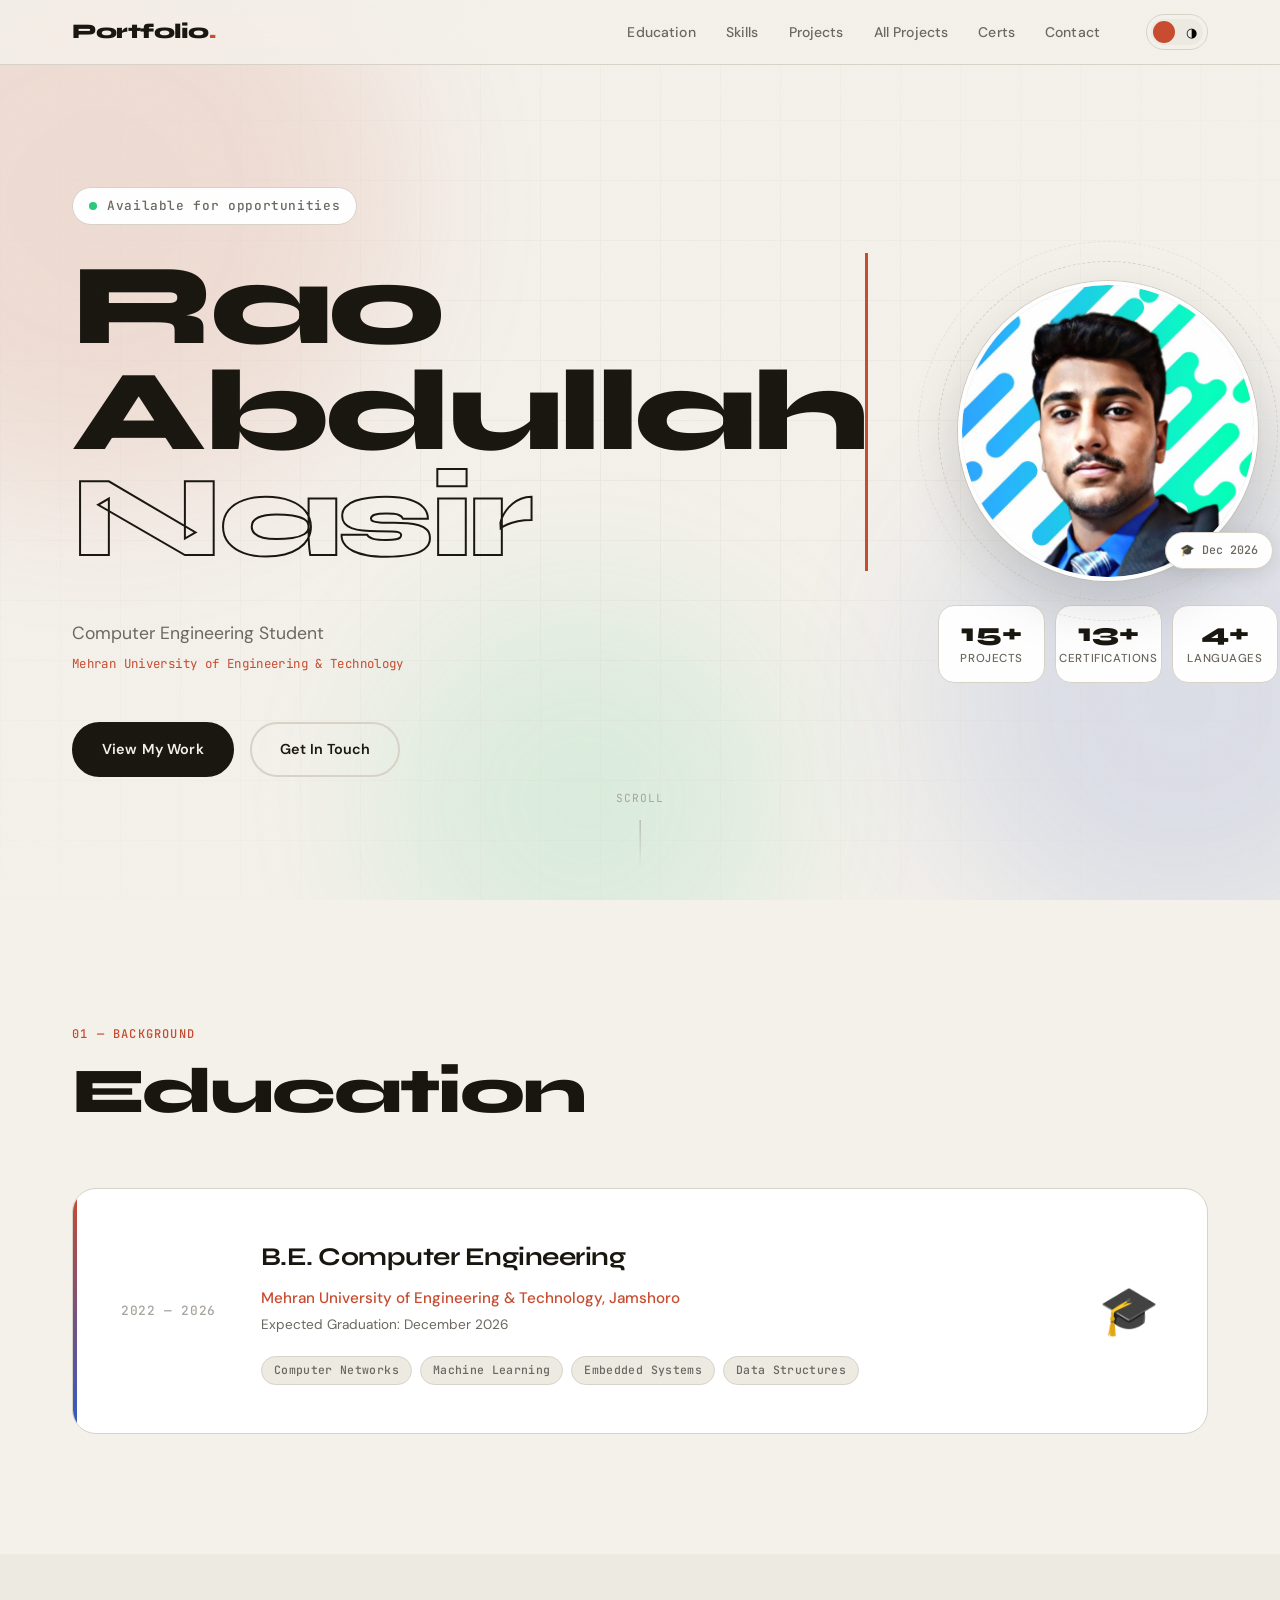
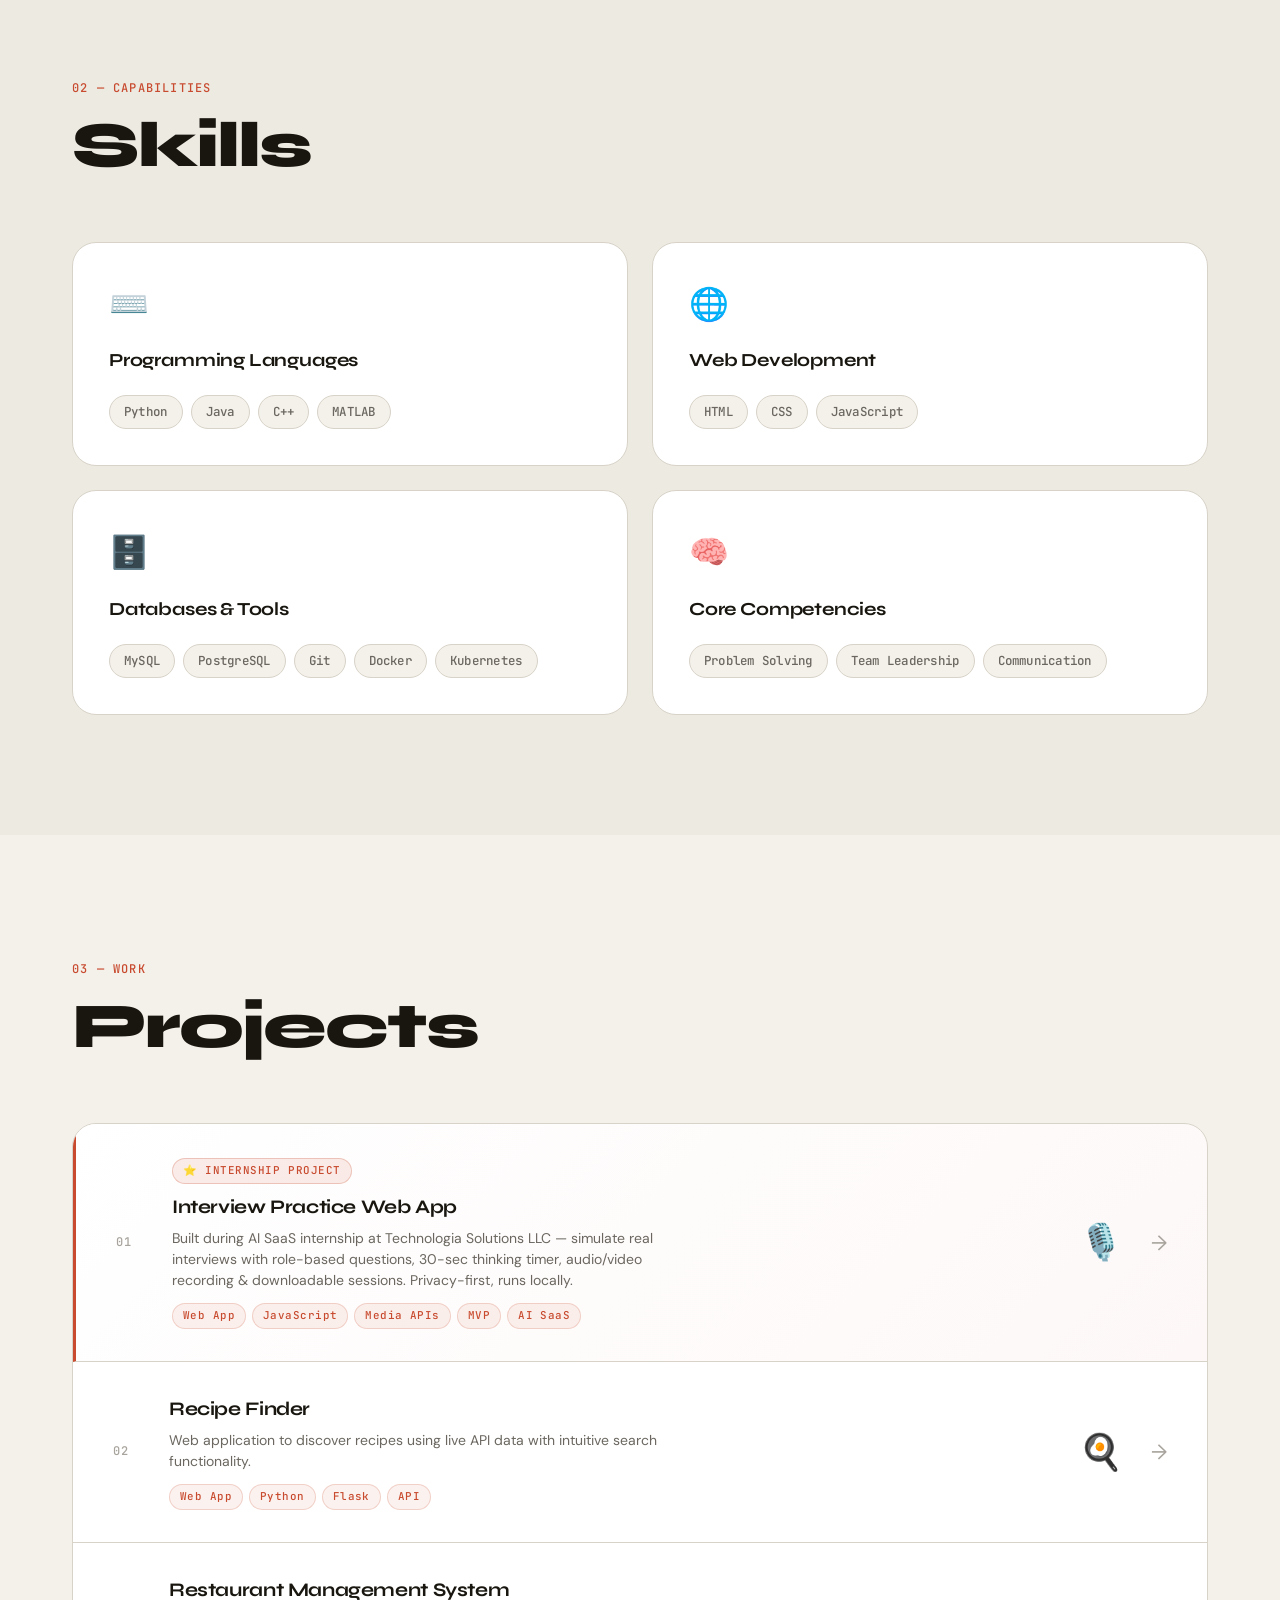
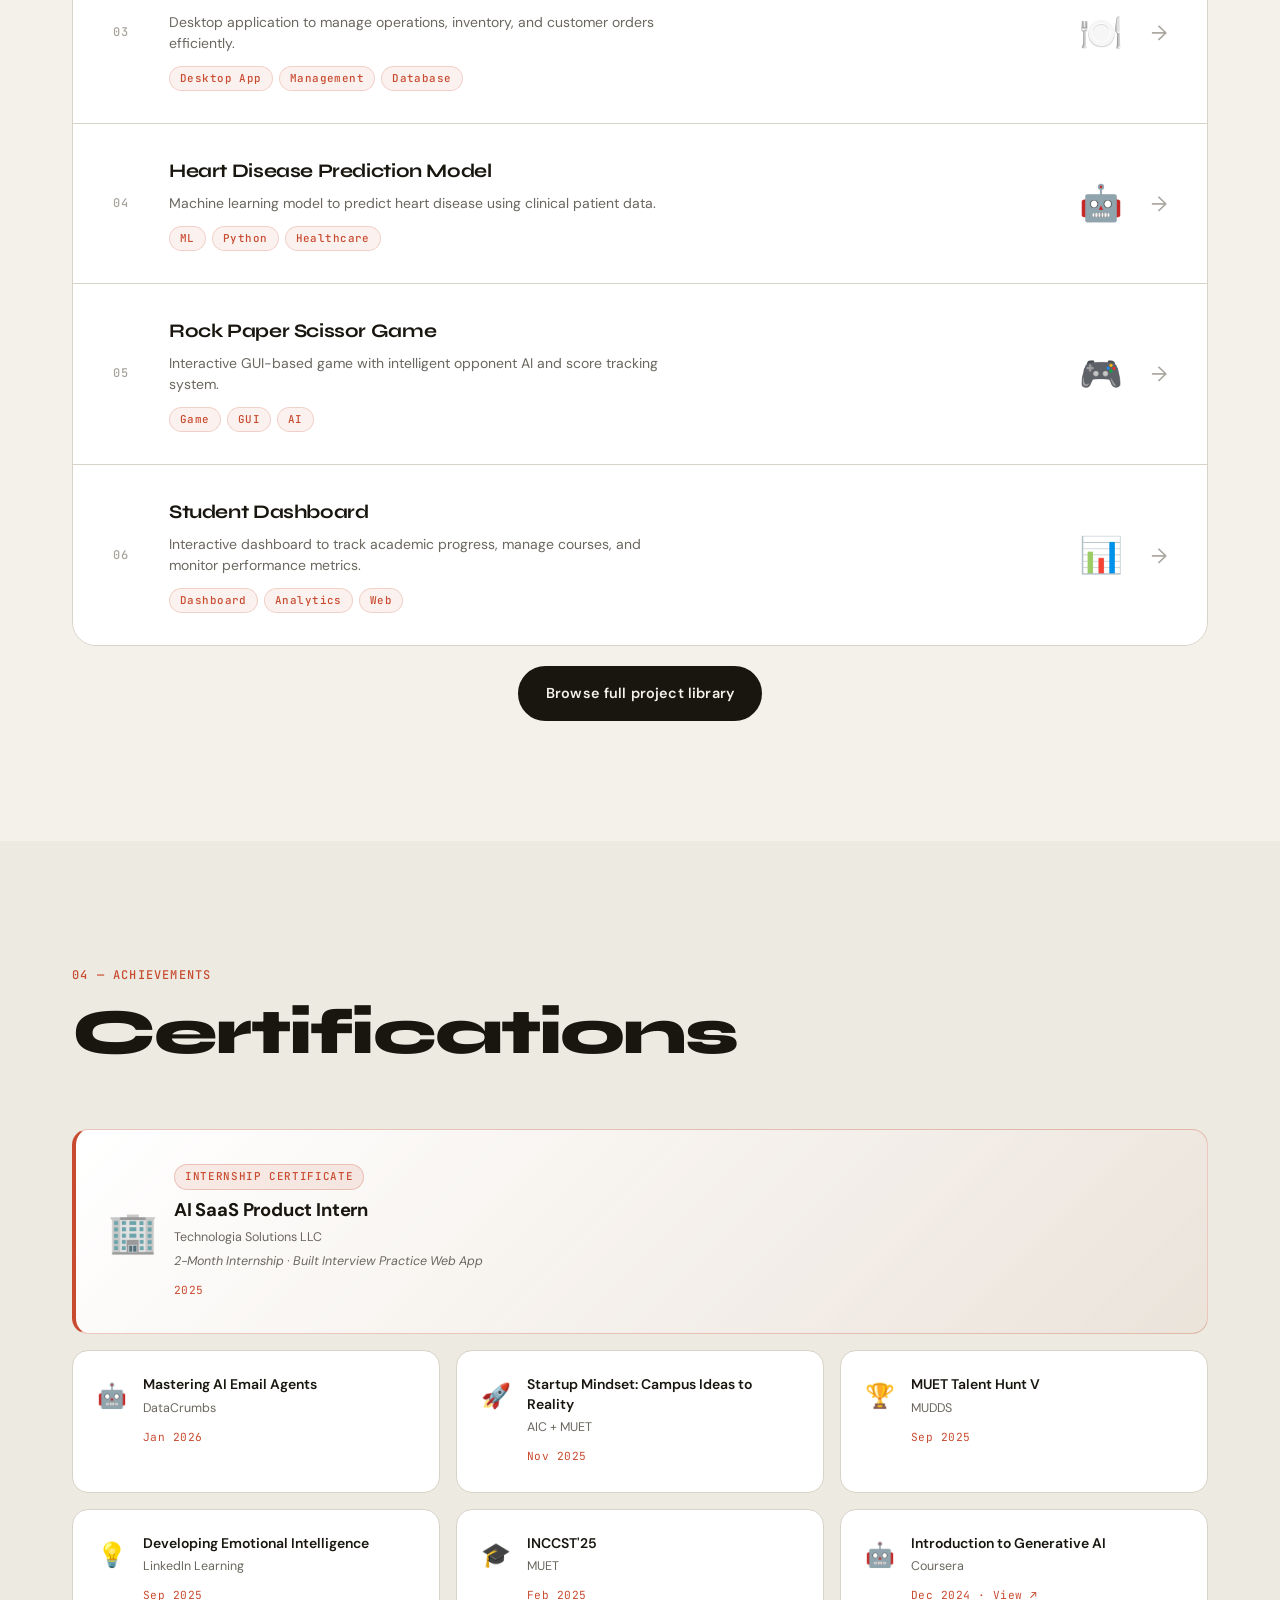
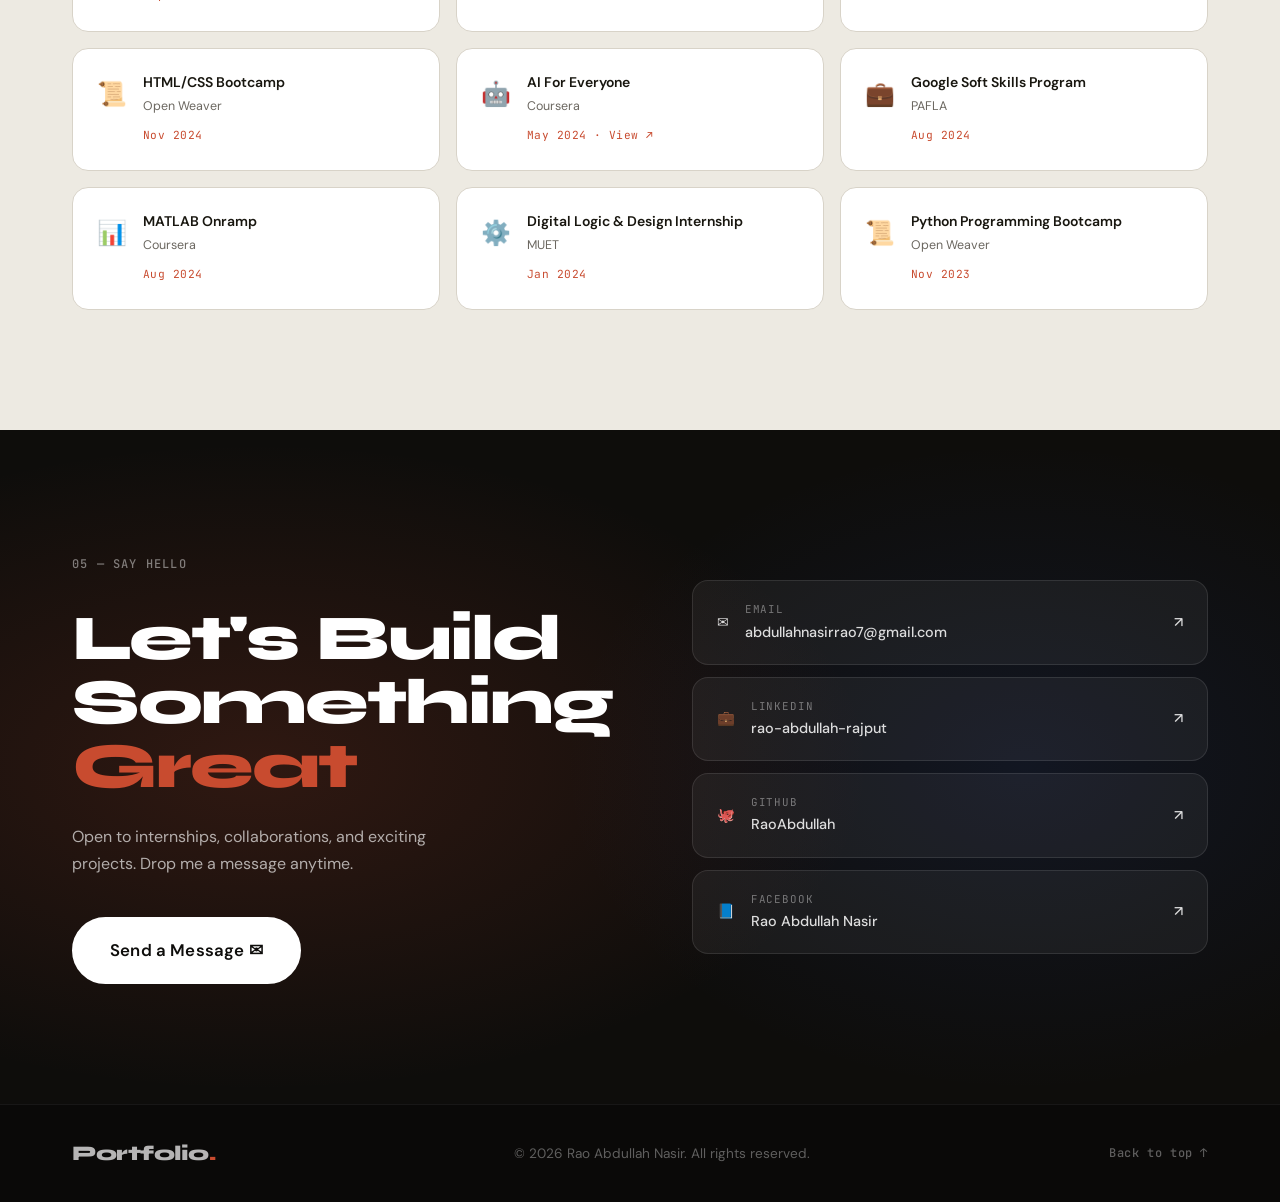
<file: index.html>
<!DOCTYPE html>
<html lang="en" data-theme="light">
<head>
    <meta charset="UTF-8">
    <meta name="viewport" content="width=device-width, initial-scale=1.0">
    <title>Rao Abdullah Nasir — Computer Engineer</title>
    <meta name="description" content="Portfolio of Rao Abdullah Nasir, Computer Engineering Student at MUET Jamshoro">
    <link rel="preconnect" href="https://fonts.googleapis.com">
    <link rel="preconnect" href="https://fonts.gstatic.com" crossorigin>
    <link href="https://fonts.googleapis.com/css2?family=Syne:wght@400;600;700;800&family=DM+Sans:ital,wght@0,300;0,400;0,500;1,300&family=JetBrains+Mono:wght@400;500&display=swap" rel="stylesheet">
    <link rel="stylesheet" href="style.css">
</head>
<body>

    <!-- Page Loader -->
    <div class="page-loader" id="pageLoader">
        <div class="loader-content">
            <h2 class="loader-text">
                <span class="loader-char">R</span>
                <span class="loader-char">a</span>
                <span class="loader-char">o</span>
                <span class="loader-char" style="margin-right: 8px;">.</span>
                <span class="loader-char">A</span>
                <span class="loader-char">b</span>
                <span class="loader-char">d</span>
                <span class="loader-char">u</span>
                <span class="loader-char">l</span>
                <span class="loader-char">l</span>
                <span class="loader-char">a</span>
                <span class="loader-char">h</span>
            </h2>
        </div>
    </div>

    <div class="noise"></div>

    <nav class="navbar" id="navbar">
        <div class="nav-inner">
            <a href="#hero" class="nav-logo">Portfolio<span class="dot">.</span></a>
            <ul class="nav-links">
                <li><a href="#education">Education</a></li>
                <li><a href="#skills">Skills</a></li>
                <li><a href="#projects">Projects</a></li>
                <li><a href="projects.html">All Projects</a></li>
                <li><a href="#certifications">Certs</a></li>
                <li><a href="#contact">Contact</a></li>
            </ul>
            <button class="theme-toggle" id="themeToggle" aria-label="Toggle theme">
                <span class="toggle-track">
                    <span class="toggle-icon sun">☀</span>
                    <span class="toggle-icon moon">◑</span>
                    <span class="toggle-thumb"></span>
                </span>
            </button>
            <button class="nav-hamburger" id="hamburger" aria-label="Menu">
                <span></span><span></span><span></span>
            </button>
        </div>
        <div class="nav-mobile" id="navMobile">
            <ul>
                <li><a href="#education">Education</a></li>
                <li><a href="#skills">Skills</a></li>
                <li><a href="#projects">Projects</a></li>
                <li><a href="projects.html">All Projects</a></li>
                <li><a href="#certifications">Certifications</a></li>
                <li><a href="#contact">Contact</a></li>
            </ul>
        </div>
    </nav>

    <section id="hero" class="hero">
        <div class="hero-bg">
            <div class="blob blob-1"></div>
            <div class="blob blob-2"></div>
            <div class="blob blob-3"></div>
            <div class="grid-lines"></div>
        </div>
        <div class="hero-inner">
            <div class="hero-text">
                <p class="hero-eyebrow reveal-up" style="--delay:0.1s">
                    <span class="status-dot"></span>
                    Available for opportunities
                </p>
                <h1 class="hero-name reveal-up" style="--delay:0.2s">
                    <span class="typewriter">Rao<br>Abdullah<br><span class="outline-text">Nasir</span></span>
                </h1>
                <p class="hero-role reveal-up" style="--delay:0.35s">
                    Computer Engineering Student<br>
                    <span class="hero-uni">Mehran University of Engineering & Technology</span>
                </p>
                <div class="hero-cta reveal-up" style="--delay:0.5s">
                    <a href="#projects" class="btn-primary">View My Work</a>
                    <a href="mailto:abdullahnasirrao7@gmail.com" class="btn-ghost">Get In Touch</a>
                </div>
            </div>
            <div class="hero-visual reveal-right" style="--delay:0.3s">
                <div class="profile-frame">
                    <div class="profile-ring ring-1"></div>
                    <div class="profile-ring ring-2"></div>
                    <img src="profile-pic (21).jpeg" alt="Rao Abdullah Nasir" class="profile-img">
                    <div class="profile-badge">
                        <span>🎓</span> Dec 2026
                    </div>
                </div>
                <div class="hero-stats">
                    <div class="stat-pill">
                        <span class="stat-num">15+</span>
                        <span class="stat-label">Projects</span>
                    </div>
                    <div class="stat-pill">
                        <span class="stat-num">13+</span>
                        <span class="stat-label">Certifications</span>
                    </div>
                    <div class="stat-pill">
                        <span class="stat-num">4+</span>
                        <span class="stat-label">Languages</span>
                    </div>
                </div>
            </div>
        </div>
        <div class="scroll-hint">
            <span>Scroll</span>
            <div class="scroll-line"></div>
        </div>
    </section>

    <section id="education" class="section">
        <div class="section-inner">
            <div class="section-header reveal-up">
                <span class="section-tag">01 — Background</span>
                <h2 class="section-title">Education</h2>
            </div>
            <div class="edu-card reveal-up" style="--delay:0.15s">
                <div class="edu-year">2022 — 2026</div>
                <div class="edu-content">
                    <h3>B.E. Computer Engineering</h3>
                    <p class="edu-uni">Mehran University of Engineering & Technology, Jamshoro</p>
                    <p class="edu-note">Expected Graduation: December 2026</p>
                    <div class="edu-tags">
                        <span>Computer Networks</span>
                        <span>Machine Learning</span>
                        <span>Embedded Systems</span>
                        <span>Data Structures</span>
                    </div>
                </div>
                <div class="edu-icon">🎓</div>
            </div>
        </div>
    </section>

    <section id="skills" class="section section-alt">
        <div class="section-inner">
            <div class="section-header reveal-up">
                <span class="section-tag">02 — Capabilities</span>
                <h2 class="section-title">Skills</h2>
            </div>
            <div class="skills-grid">
                <div class="skill-group reveal-up" style="--delay:0.1s">
                    <div class="skill-group-icon">⌨️</div>
                    <h3>Programming Languages</h3>
                    <div class="skill-chips">
                        <span class="chip">Python</span>
                        <span class="chip">Java</span>
                        <span class="chip">C++</span>
                        <span class="chip">MATLAB</span>
                    </div>
                </div>
                <div class="skill-group reveal-up" style="--delay:0.2s">
                    <div class="skill-group-icon">🌐</div>
                    <h3>Web Development</h3>
                    <div class="skill-chips">
                        <span class="chip">HTML</span>
                        <span class="chip">CSS</span>
                        <span class="chip">JavaScript</span>
                    </div>
                </div>
                <div class="skill-group reveal-up" style="--delay:0.3s">
                    <div class="skill-group-icon">🗄️</div>
                    <h3>Databases & Tools</h3>
                    <div class="skill-chips">
                        <span class="chip">MySQL</span>
                        <span class="chip">PostgreSQL</span>
                        <span class="chip">Git</span>
                        <span class="chip">Docker</span>
                        <span class="chip">Kubernetes</span>
                    </div>
                </div>
                <div class="skill-group reveal-up" style="--delay:0.4s">
                    <div class="skill-group-icon">🧠</div>
                    <h3>Core Competencies</h3>
                    <div class="skill-chips">
                        <span class="chip">Problem Solving</span>
                        <span class="chip">Team Leadership</span>
                        <span class="chip">Communication</span>
                    </div>
                </div>
            </div>
        </div>
    </section>

    <section id="projects" class="section">
        <div class="section-inner">
            <div class="section-header reveal-up">
                <span class="section-tag">03 — Work</span>
                <h2 class="section-title">Projects</h2>
            </div>
            <div class="projects-list">

                <a href="https://raoabullah.github.io/Interviewpractice/" target="_blank" class="project-row project-featured reveal-up" style="--delay:0.1s">
                    <div class="project-num">01</div>
                    <div class="project-info">
                        <div class="project-featured-badge">⭐ Internship Project</div>
                        <h3>Interview Practice Web App</h3>
                        <p>Built during AI SaaS internship at Technologia Solutions LLC — simulate real interviews with role-based questions, 30-sec thinking timer, audio/video recording & downloadable sessions. Privacy-first, runs locally.</p>
                        <div class="project-tech">
                            <span>Web App</span><span>JavaScript</span><span>Media APIs</span><span>MVP</span><span>AI SaaS</span>
                        </div>
                    </div>
                    <div class="project-icon-large">🎙️</div>
                    <div class="project-arrow">→</div>
                </a>

                <a href="https://github.com/RaoAbullah/Recovery-System-With-Flask-API-GUI" target="_blank" class="project-row reveal-up" style="--delay:0.2s">
                    <div class="project-num">02</div>
                    <div class="project-info">
                        <h3>Recipe Finder</h3>
                        <p>Web application to discover recipes using live API data with intuitive search functionality.</p>
                        <div class="project-tech">
                            <span>Web App</span><span>Python</span><span>Flask</span><span>API</span>
                        </div>
                    </div>
                    <div class="project-icon-large">🍳</div>
                    <div class="project-arrow">→</div>
                </a>

                <a href="https://github.com/ahmedfarazsyk/restroperator" target="_blank" class="project-row reveal-up" style="--delay:0.3s">
                    <div class="project-num">03</div>
                    <div class="project-info">
                        <h3>Restaurant Management System</h3>
                        <p>Desktop application to manage operations, inventory, and customer orders efficiently.</p>
                        <div class="project-tech">
                            <span>Desktop App</span><span>Management</span><span>Database</span>
                        </div>
                    </div>
                    <div class="project-icon-large">🍽️</div>
                    <div class="project-arrow">→</div>
                </a>

                <a href="https://www.linkedin.com/posts/rao-abdullah-rajput_a-heart-disease-prediction-ai-model-with-activity-7404007405883297792-KQe2" target="_blank" class="project-row reveal-up" style="--delay:0.4s">
                    <div class="project-num">04</div>
                    <div class="project-info">
                        <h3>Heart Disease Prediction Model</h3>
                        <p>Machine learning model to predict heart disease using clinical patient data.</p>
                        <div class="project-tech">
                            <span>ML</span><span>Python</span><span>Healthcare</span>
                        </div>
                    </div>
                    <div class="project-icon-large">🤖</div>
                    <div class="project-arrow">→</div>
                </a>

                <a href="https://github.com/ahmedfarazsyk/rockpaperscissor" target="_blank" class="project-row reveal-up" style="--delay:0.5s">
                    <div class="project-num">05</div>
                    <div class="project-info">
                        <h3>Rock Paper Scissor Game</h3>
                        <p>Interactive GUI-based game with intelligent opponent AI and score tracking system.</p>
                        <div class="project-tech">
                            <span>Game</span><span>GUI</span><span>AI</span>
                        </div>
                    </div>
                    <div class="project-icon-large">🎮</div>
                    <div class="project-arrow">→</div>
                </a>

                <a href="https://github.com/RaoAbullah/studentdashboard" target="_blank" class="project-row reveal-up" style="--delay:0.6s">
                    <div class="project-num">06</div>
                    <div class="project-info">
                        <h3>Student Dashboard</h3>
                        <p>Interactive dashboard to track academic progress, manage courses, and monitor performance metrics.</p>
                        <div class="project-tech">
                            <span>Dashboard</span><span>Analytics</span><span>Web</span>
                        </div>
                    </div>
                    <div class="project-icon-large">📊</div>
                    <div class="project-arrow">→</div>
                </a>

            </div>
            <div class="projects-footer reveal-up" style="--delay:0.7s">
                <a href="projects.html" class="btn-primary">Browse full project library</a>
            </div>
        </div>
    </section>

    <section id="certifications" class="section section-alt">
        <div class="section-inner">
            <div class="section-header reveal-up">
                <span class="section-tag">04 — Achievements</span>
                <h2 class="section-title">Certifications</h2>
            </div>
            <div class="certs-grid">

                <!-- FEATURED INTERNSHIP CERT -->
                <div class="cert-card cert-featured reveal-up" style="--delay:0.05s">
                    <div class="cert-icon">🏢</div>
                    <div class="cert-info">
                        <div class="cert-badge-label">Internship Certificate</div>
                        <h3>AI SaaS Product Intern</h3>
                        <p>Technologia Solutions LLC</p>
                        <p class="cert-duration">2-Month Internship · Built Interview Practice Web App</p>
                        <span class="cert-date">2025</span>
                    </div>
                </div>

                <div class="cert-card reveal-up" style="--delay:0.1s">
                    <div class="cert-icon">🤖</div>
                    <div class="cert-info">
                        <h3>Mastering AI Email Agents</h3>
                        <p>DataCrumbs</p>
                        <span class="cert-date">Jan 2026</span>
                    </div>
                </div>
                <div class="cert-card reveal-up" style="--delay:0.15s">
                    <div class="cert-icon">🚀</div>
                    <div class="cert-info">
                        <h3>Startup Mindset: Campus Ideas to Reality</h3>
                        <p>AIC + MUET</p>
                        <span class="cert-date">Nov 2025</span>
                    </div>
                </div>
                <div class="cert-card reveal-up" style="--delay:0.2s">
                    <div class="cert-icon">🏆</div>
                    <div class="cert-info">
                        <h3>MUET Talent Hunt V</h3>
                        <p>MUDDS</p>
                        <span class="cert-date">Sep 2025</span>
                    </div>
                </div>
                <div class="cert-card reveal-up" style="--delay:0.25s">
                    <div class="cert-icon">💡</div>
                    <div class="cert-info">
                        <h3>Developing Emotional Intelligence</h3>
                        <p>LinkedIn Learning</p>
                        <span class="cert-date">Sep 2025</span>
                    </div>
                </div>
                <div class="cert-card reveal-up" style="--delay:0.3s">
                    <div class="cert-icon">🎓</div>
                    <div class="cert-info">
                        <h3>INCCST'25</h3>
                        <p>MUET</p>
                        <span class="cert-date">Feb 2025</span>
                    </div>
                </div>
                <div class="cert-card reveal-up" style="--delay:0.35s">
                    <a href="https://www.coursera.org/account/accomplishments/records/WCTCEJYXC9U8" target="_blank" class="cert-link-wrap">
                        <div class="cert-icon">🤖</div>
                        <div class="cert-info">
                            <h3>Introduction to Generative AI</h3>
                            <p>Coursera</p>
                            <span class="cert-date">Dec 2024 · View ↗</span>
                        </div>
                    </a>
                </div>
                <div class="cert-card reveal-up" style="--delay:0.4s">
                    <div class="cert-icon">📜</div>
                    <div class="cert-info">
                        <h3>HTML/CSS Bootcamp</h3>
                        <p>Open Weaver</p>
                        <span class="cert-date">Nov 2024</span>
                    </div>
                </div>
                <div class="cert-card reveal-up" style="--delay:0.45s">
                    <a href="https://www.coursera.org/account/accomplishments/records/7CQ3H7T4ZX3M" target="_blank" class="cert-link-wrap">
                        <div class="cert-icon">🤖</div>
                        <div class="cert-info">
                            <h3>AI For Everyone</h3>
                            <p>Coursera</p>
                            <span class="cert-date">May 2024 · View ↗</span>
                        </div>
                    </a>
                </div>
                <div class="cert-card reveal-up" style="--delay:0.5s">
                    <div class="cert-icon">💼</div>
                    <div class="cert-info">
                        <h3>Google Soft Skills Program</h3>
                        <p>PAFLA</p>
                        <span class="cert-date">Aug 2024</span>
                    </div>
                </div>
                <div class="cert-card reveal-up" style="--delay:0.55s">
                    <div class="cert-icon">📊</div>
                    <div class="cert-info">
                        <h3>MATLAB Onramp</h3>
                        <p>Coursera</p>
                        <span class="cert-date">Aug 2024</span>
                    </div>
                </div>
                <div class="cert-card reveal-up" style="--delay:0.6s">
                    <div class="cert-icon">⚙️</div>
                    <div class="cert-info">
                        <h3>Digital Logic & Design Internship</h3>
                        <p>MUET</p>
                        <span class="cert-date">Jan 2024</span>
                    </div>
                </div>
                <div class="cert-card reveal-up" style="--delay:0.65s">
                    <div class="cert-icon">📜</div>
                    <div class="cert-info">
                        <h3>Python Programming Bootcamp</h3>
                        <p>Open Weaver</p>
                        <span class="cert-date">Nov 2023</span>
                    </div>
                </div>
            </div>
        </div>
    </section>

    <section id="contact" class="section contact-section">
        <div class="section-inner">
            <div class="contact-cta reveal-up">
                <span class="section-tag contact-tag">05 — Say Hello</span>
                <h2 class="contact-title">Let's Build<br>Something <span class="accent-text">Great</span></h2>
                <p class="contact-desc">Open to internships, collaborations, and exciting projects. Drop me a message anytime.</p>
                <a href="mailto:abdullahnasirrao7@gmail.com" class="btn-primary btn-large">
                    Send a Message ✉
                </a>
            </div>
            <div class="contact-links reveal-up" style="--delay:0.2s">
                <a href="mailto:abdullahnasirrao7@gmail.com" class="contact-link">
                    <span class="cl-icon">✉</span>
                    <div>
                        <small>Email</small>
                        <span>abdullahnasirrao7@gmail.com</span>
                    </div>
                    <span class="cl-arrow">↗</span>
                </a>
                <a href="https://www.linkedin.com/in/rao-abdullah-rajput" target="_blank" class="contact-link">
                    <span class="cl-icon">💼</span>
                    <div>
                        <small>LinkedIn</small>
                        <span>rao-abdullah-rajput</span>
                    </div>
                    <span class="cl-arrow">↗</span>
                </a>
                <a href="https://github.com/RaoAbdullah" target="_blank" class="contact-link">
                    <span class="cl-icon">🐙</span>
                    <div>
                        <small>GitHub</small>
                        <span>RaoAbdullah</span>
                    </div>
                    <span class="cl-arrow">↗</span>
                </a>
                <a href="https://www.facebook.com/raoabdullah.nasir.9?mibextid=ZbWKwL" target="_blank" class="contact-link">
                    <span class="cl-icon">📘</span>
                    <div>
                        <small>Facebook</small>
                        <span>Rao Abdullah Nasir</span>
                    </div>
                    <span class="cl-arrow">↗</span>
                </a>
            </div>
        </div>
    </section>

    <footer class="footer">
        <div class="footer-inner">
            <span class="nav-logo">Portfolio<span class="dot">.</span></span>
            <p>© 2026 Rao Abdullah Nasir. All rights reserved.</p>
            <a href="#hero" class="back-top">Back to top ↑</a>
        </div>
    </footer>

    <script src="script.js"></script>
</body>
</html>
</file>
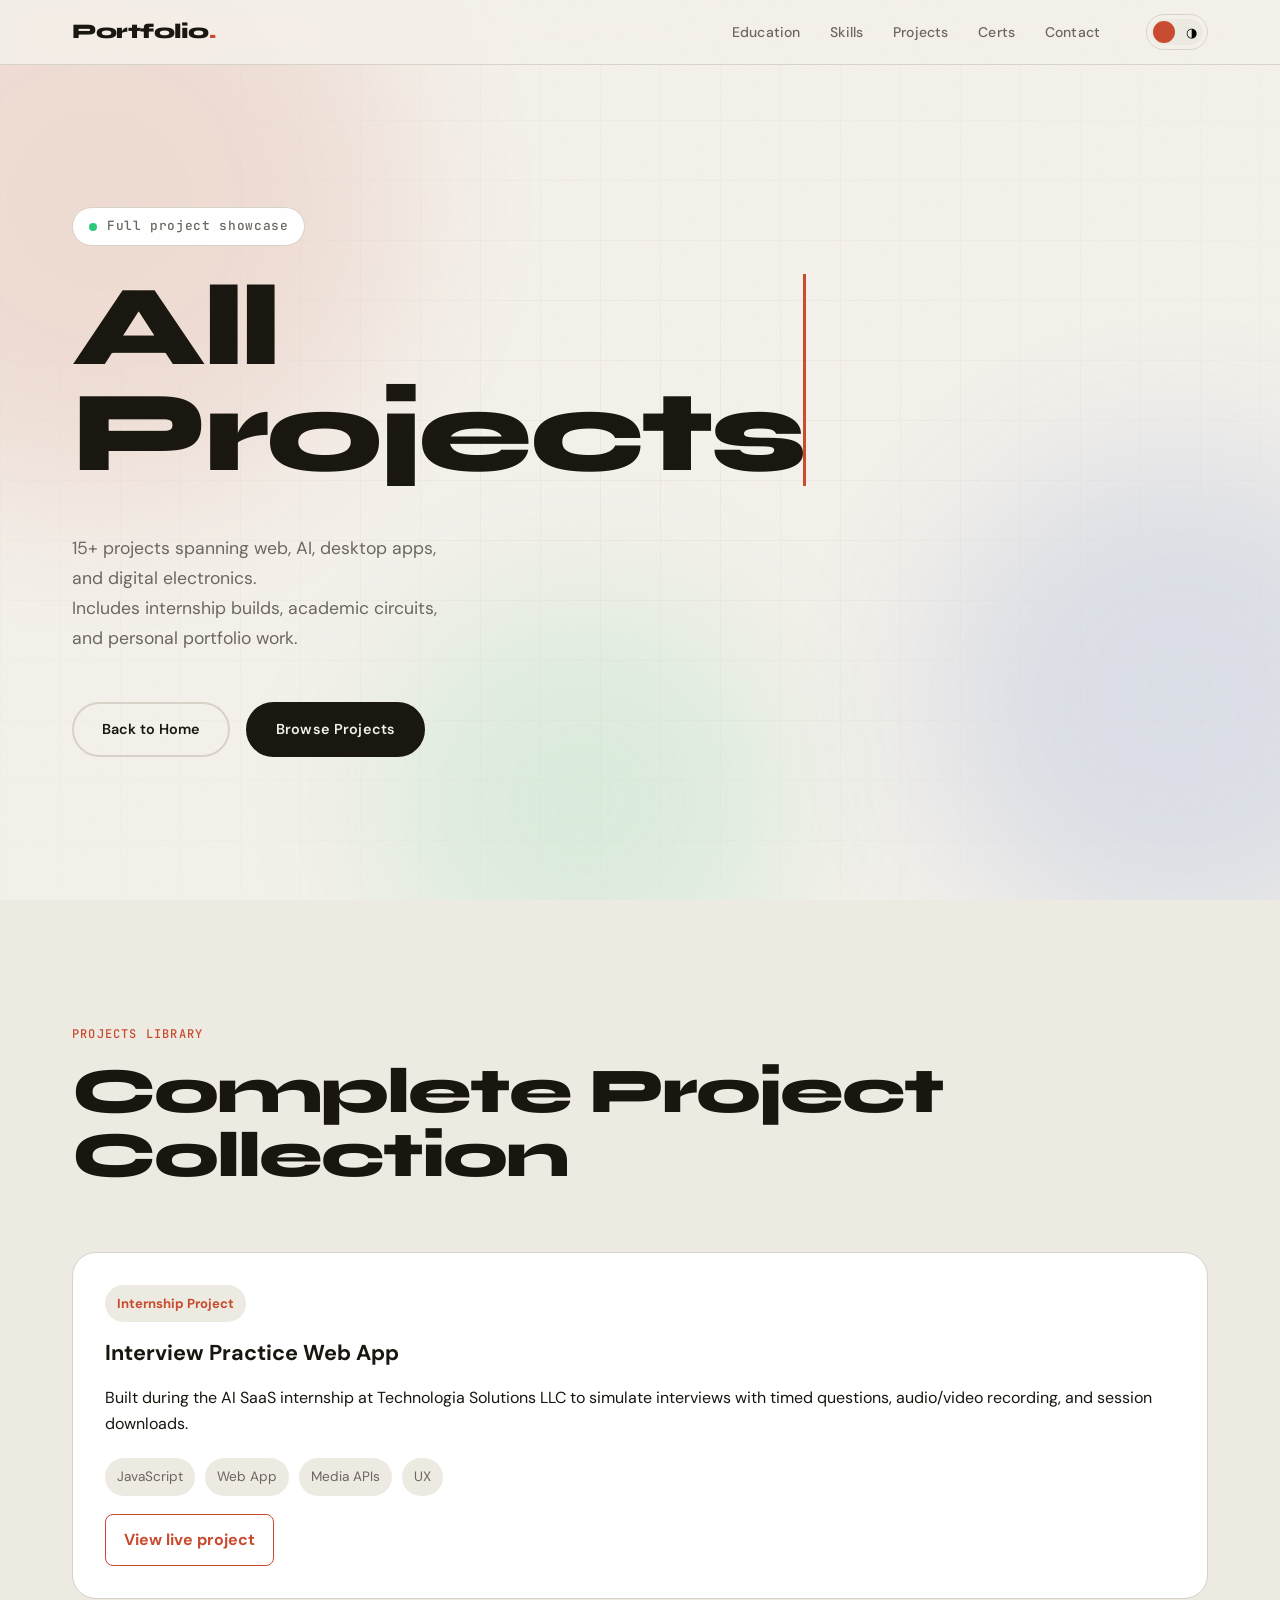
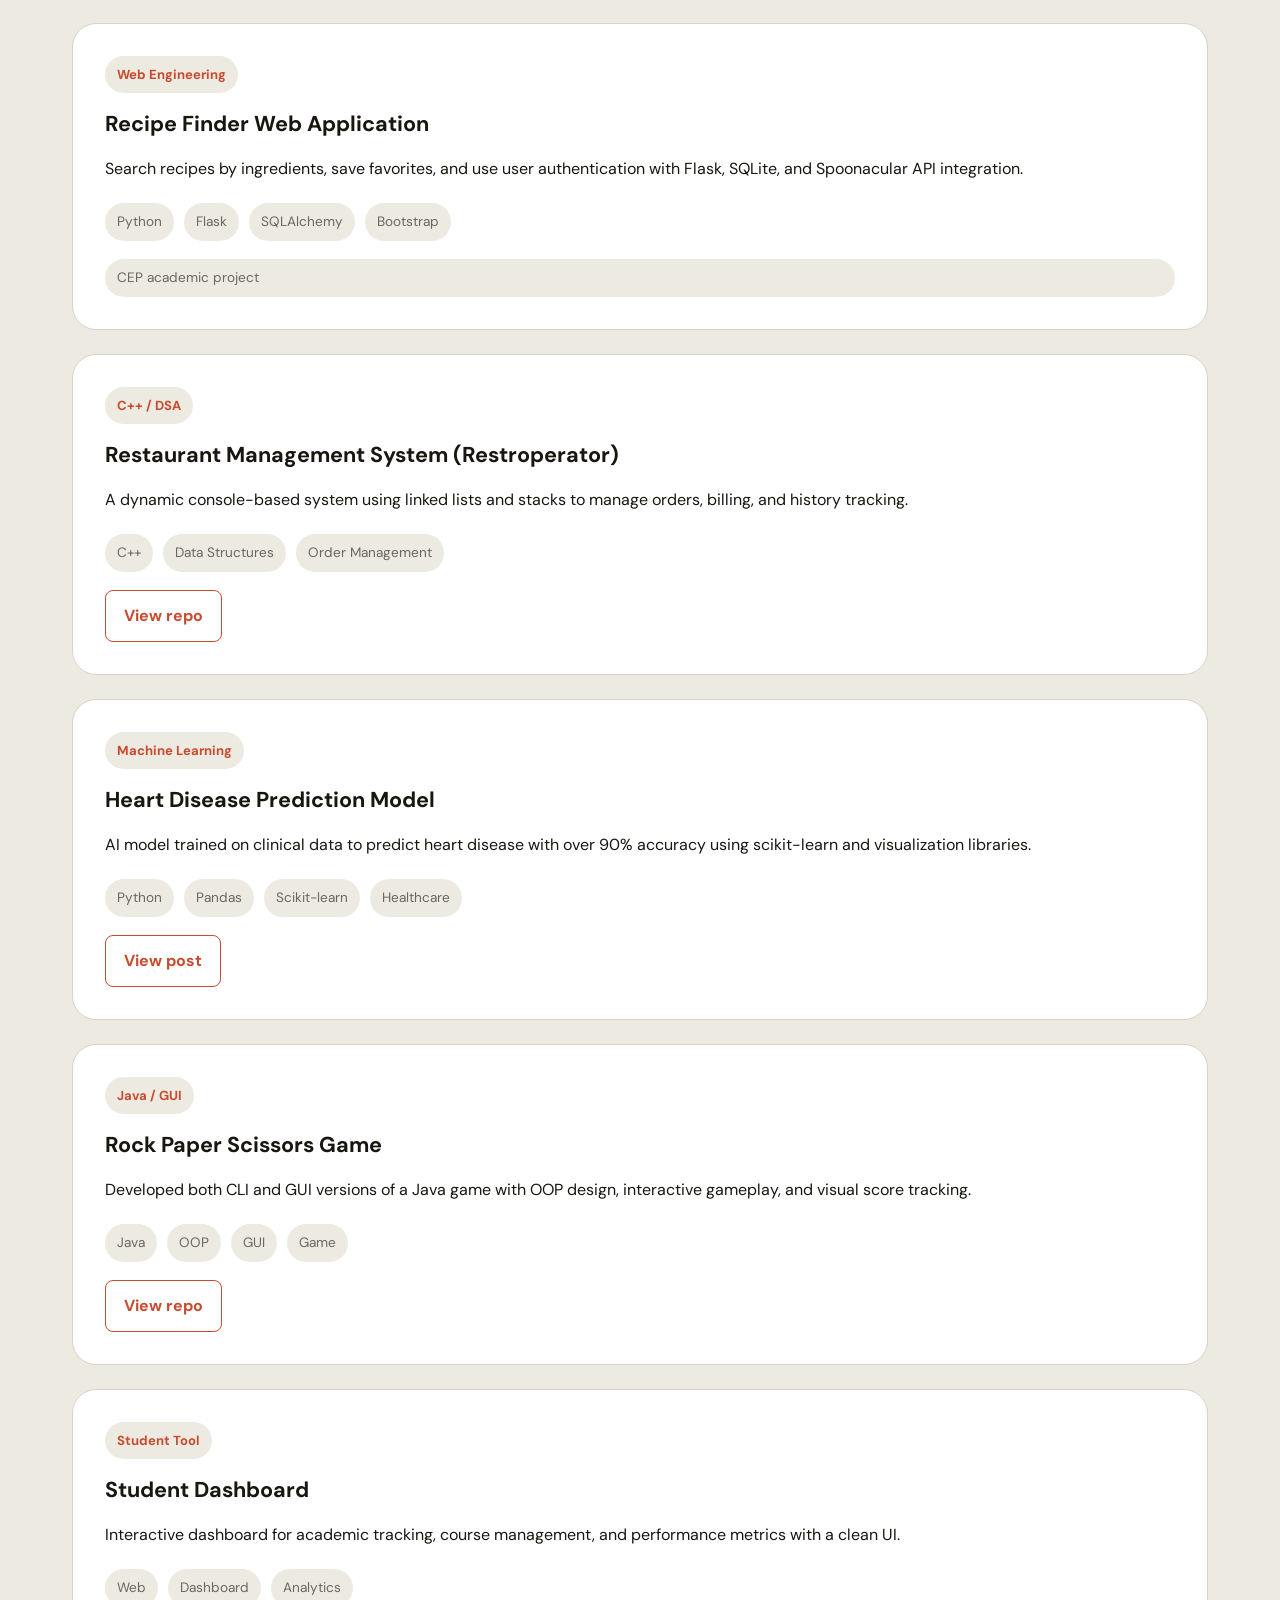
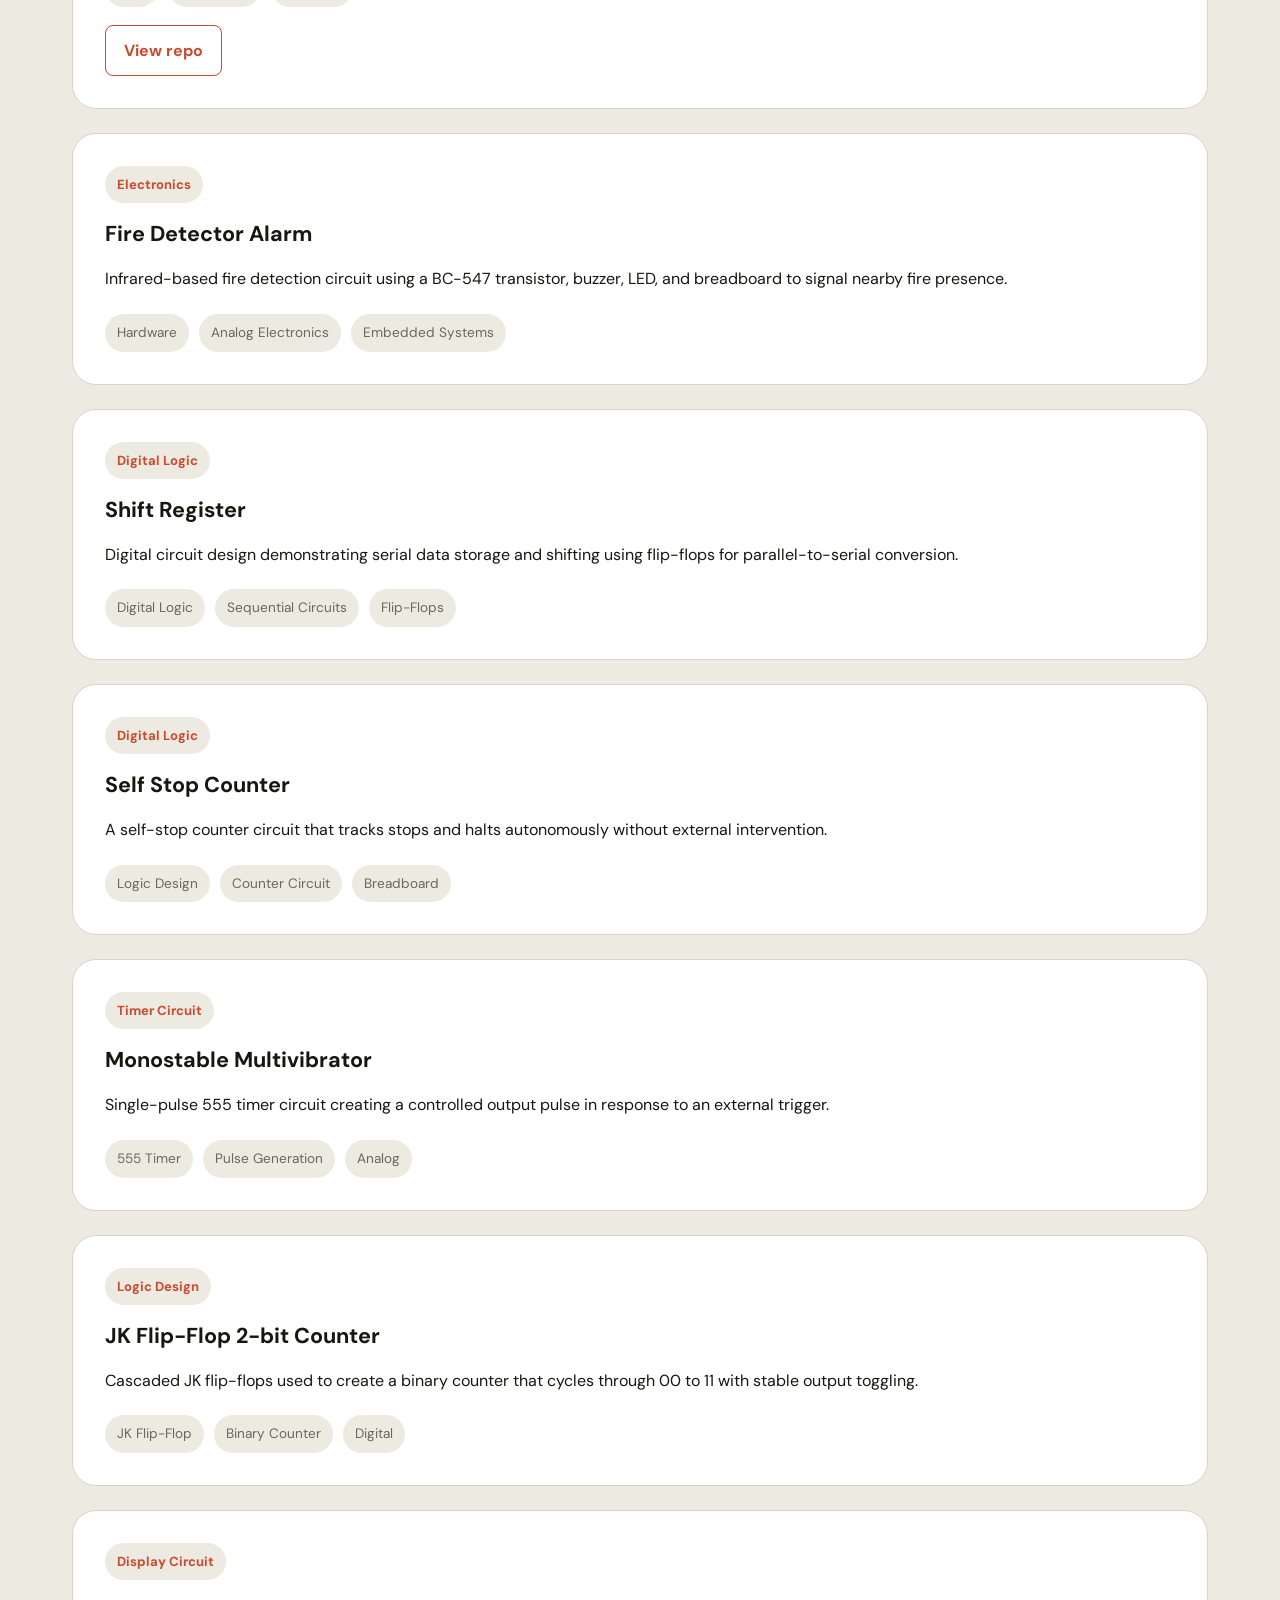
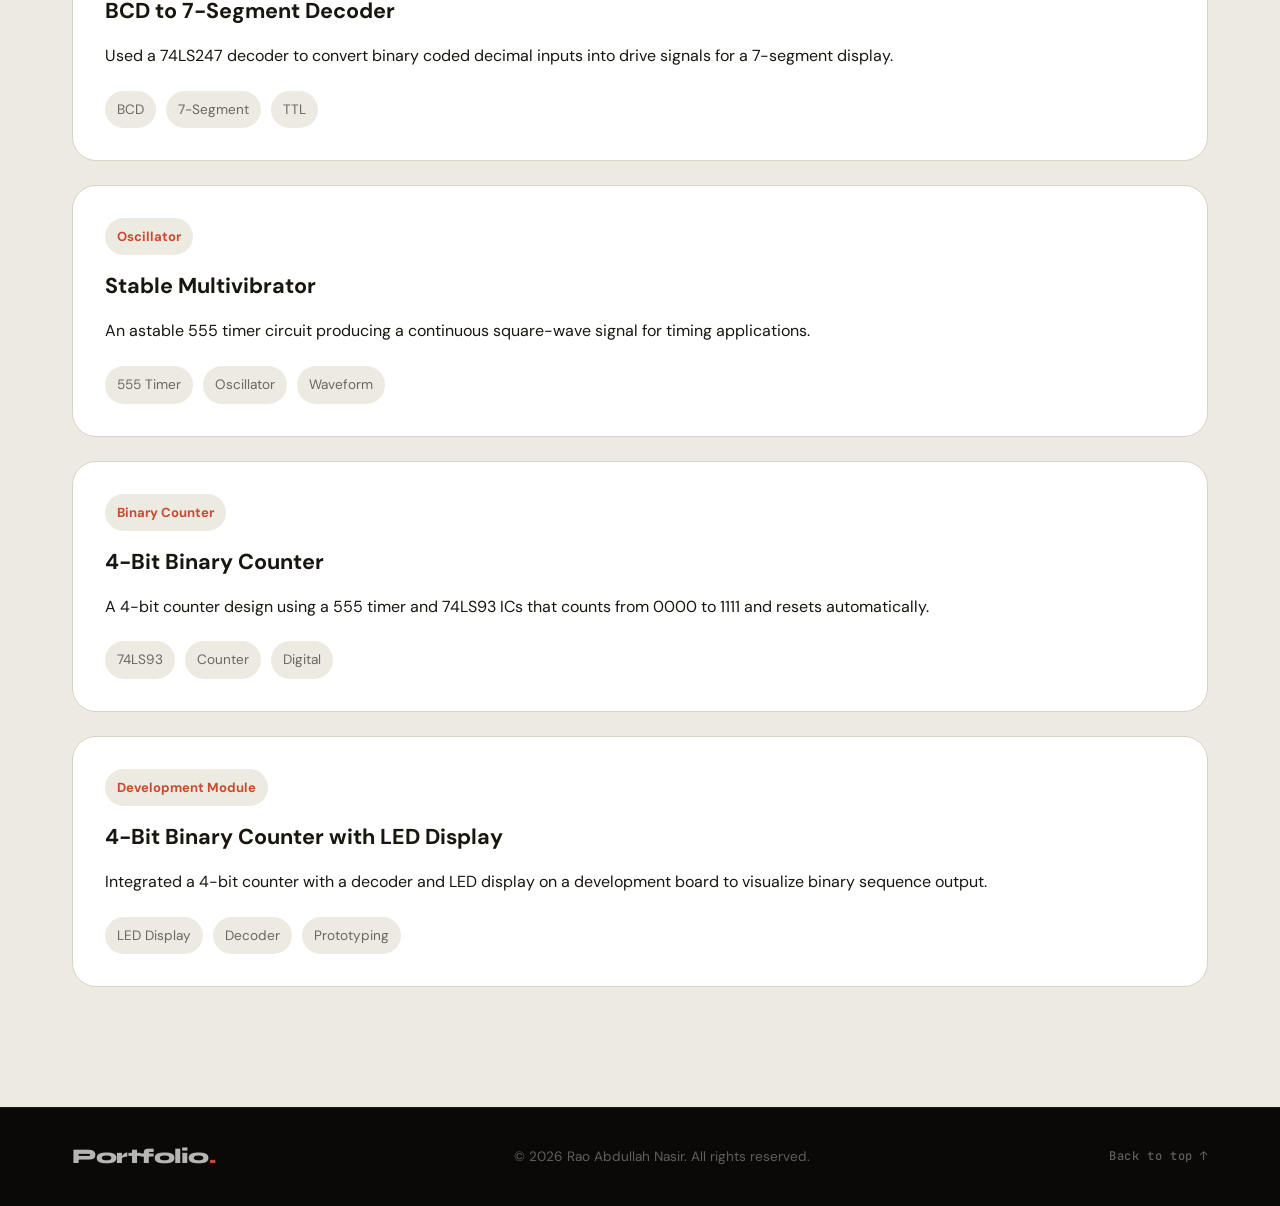
<file: projects.html>
<!DOCTYPE html>
<html lang="en" data-theme="light">
<head>
    <meta charset="UTF-8">
    <meta name="viewport" content="width=device-width, initial-scale=1.0">
    <title>All Projects — Rao Abdullah Nasir</title>
    <meta name="description" content="All projects by Rao Abdullah Nasir, including software, AI, web, and digital electronics builds.">
    <link rel="preconnect" href="https://fonts.googleapis.com">
    <link rel="preconnect" href="https://fonts.gstatic.com" crossorigin>
    <link href="https://fonts.googleapis.com/css2?family=Syne:wght@400;600;700;800&family=DM+Sans:ital,wght@0,300;0,400;0,500;1,300&family=JetBrains+Mono:wght@400;500&display=swap" rel="stylesheet">
    <link rel="stylesheet" href="style.css">
</head>
<body>
    <div class="page-loader" id="pageLoader">
        <div class="loader-content">
            <h2 class="loader-text">
                <span class="loader-char">R</span>
                <span class="loader-char">a</span>
                <span class="loader-char">o</span>
                <span class="loader-char" style="margin-right: 8px;">.</span>
                <span class="loader-char">A</span>
                <span class="loader-char">b</span>
                <span class="loader-char">d</span>
                <span class="loader-char">u</span>
                <span class="loader-char">l</span>
                <span class="loader-char">l</span>
                <span class="loader-char">a</span>
                <span class="loader-char">h</span>
            </h2>
        </div>
    </div>

    <div class="noise"></div>

    <nav class="navbar" id="navbar">
        <div class="nav-inner">
            <a href="index.html" class="nav-logo">Portfolio<span class="dot">.</span></a>
            <ul class="nav-links">
                <li><a href="index.html#education">Education</a></li>
                <li><a href="index.html#skills">Skills</a></li>
                <li><a href="index.html#projects">Projects</a></li>
                <li><a href="index.html#certifications">Certs</a></li>
                <li><a href="index.html#contact">Contact</a></li>
            </ul>
            <button class="theme-toggle" id="themeToggle" aria-label="Toggle theme">
                <span class="toggle-track">
                    <span class="toggle-icon sun">☀</span>
                    <span class="toggle-icon moon">◑</span>
                    <span class="toggle-thumb"></span>
                </span>
            </button>
            <button class="nav-hamburger" id="hamburger" aria-label="Menu">
                <span></span><span></span><span></span>
            </button>
        </div>
        <div class="nav-mobile" id="navMobile">
            <ul>
                <li><a href="index.html#education">Education</a></li>
                <li><a href="index.html#skills">Skills</a></li>
                <li><a href="index.html#projects">Projects</a></li>
                <li><a href="index.html#certifications">Certs</a></li>
                <li><a href="index.html#contact">Contact</a></li>
            </ul>
        </div>
    </nav>

    <section id="hero" class="hero">
        <div class="hero-bg">
            <div class="blob blob-1"></div>
            <div class="blob blob-2"></div>
            <div class="blob blob-3"></div>
            <div class="grid-lines"></div>
        </div>
        <div class="hero-inner">
            <div class="hero-text">
                <p class="hero-eyebrow reveal-up" style="--delay:0.1s">
                    <span class="status-dot"></span>
                    Full project showcase
                </p>
                <h1 class="hero-name reveal-up" style="--delay:0.2s">
                    <span class="typewriter">All<br>Projects</span>
                </h1>
                <p class="hero-role reveal-up" style="--delay:0.35s">
                    15+ projects spanning web, AI, desktop apps, and digital electronics.
                    <br>
                    Includes internship builds, academic circuits, and personal portfolio work.
                </p>
                <div class="hero-cta reveal-up" style="--delay:0.5s">
                    <a href="index.html" class="btn-ghost">Back to Home</a>
                    <a href="#gallery" class="btn-primary">Browse Projects</a>
                </div>
            </div>
        </div>
    </section>

    <section id="gallery" class="section section-alt">
        <div class="section-inner">
            <div class="section-header reveal-up">
                <span class="section-tag">Projects Library</span>
                <h2 class="section-title">Complete Project Collection</h2>
            </div>
            <div class="project-gallery">
                <div class="project-card reveal-up" style="--delay:0.1s">
                    <div class="project-meta">
                        <span class="project-label">Internship Project</span>
                    </div>
                    <h3>Interview Practice Web App</h3>
                    <p>Built during the AI SaaS internship at Technologia Solutions LLC to simulate interviews with timed questions, audio/video recording, and session downloads.</p>
                    <div class="project-tags">
                        <span>JavaScript</span>
                        <span>Web App</span>
                        <span>Media APIs</span>
                        <span>UX</span>
                    </div>
                    <a href="https://raoabullah.github.io/Interviewpractice/" target="_blank" class="project-link">View live project</a>
                </div>

                <div class="project-card reveal-up" style="--delay:0.15s">
                    <div class="project-meta">
                        <span class="project-label">Web Engineering</span>
                    </div>
                    <h3>Recipe Finder Web Application</h3>
                    <p>Search recipes by ingredients, save favorites, and use user authentication with Flask, SQLite, and Spoonacular API integration.</p>
                    <div class="project-tags">
                        <span>Python</span>
                        <span>Flask</span>
                        <span>SQLAlchemy</span>
                        <span>Bootstrap</span>
                    </div>
                    <span class="project-note">CEP academic project</span>
                </div>

                <div class="project-card reveal-up" style="--delay:0.2s">
                    <div class="project-meta">
                        <span class="project-label">C++ / DSA</span>
                    </div>
                    <h3>Restaurant Management System (Restroperator)</h3>
                    <p>A dynamic console-based system using linked lists and stacks to manage orders, billing, and history tracking.</p>
                    <div class="project-tags">
                        <span>C++</span>
                        <span>Data Structures</span>
                        <span>Order Management</span>
                    </div>
                    <a href="https://github.com/ahmedfarazsyk/restroperator" target="_blank" class="project-link">View repo</a>
                </div>

                <div class="project-card reveal-up" style="--delay:0.25s">
                    <div class="project-meta">
                        <span class="project-label">Machine Learning</span>
                    </div>
                    <h3>Heart Disease Prediction Model</h3>
                    <p>AI model trained on clinical data to predict heart disease with over 90% accuracy using scikit-learn and visualization libraries.</p>
                    <div class="project-tags">
                        <span>Python</span>
                        <span>Pandas</span>
                        <span>Scikit-learn</span>
                        <span>Healthcare</span>
                    </div>
                    <a href="https://www.linkedin.com/posts/rao-abdullah-rajput_a-heart-disease-prediction-ai-model-with-activity-7404007405883297792-KQe2" target="_blank" class="project-link">View post</a>
                </div>

                <div class="project-card reveal-up" style="--delay:0.3s">
                    <div class="project-meta">
                        <span class="project-label">Java / GUI</span>
                    </div>
                    <h3>Rock Paper Scissors Game</h3>
                    <p>Developed both CLI and GUI versions of a Java game with OOP design, interactive gameplay, and visual score tracking.</p>
                    <div class="project-tags">
                        <span>Java</span>
                        <span>OOP</span>
                        <span>GUI</span>
                        <span>Game</span>
                    </div>
                    <a href="https://github.com/ahmedfarazsyk/rockpaperscissor" target="_blank" class="project-link">View repo</a>
                </div>

                <div class="project-card reveal-up" style="--delay:0.35s">
                    <div class="project-meta">
                        <span class="project-label">Student Tool</span>
                    </div>
                    <h3>Student Dashboard</h3>
                    <p>Interactive dashboard for academic tracking, course management, and performance metrics with a clean UI.</p>
                    <div class="project-tags">
                        <span>Web</span>
                        <span>Dashboard</span>
                        <span>Analytics</span>
                    </div>
                    <a href="https://github.com/RaoAbdullah/studentdashboard" target="_blank" class="project-link">View repo</a>
                </div>

                <div class="project-card reveal-up" style="--delay:0.4s">
                    <div class="project-meta">
                        <span class="project-label">Electronics</span>
                    </div>
                    <h3>Fire Detector Alarm</h3>
                    <p>Infrared-based fire detection circuit using a BC-547 transistor, buzzer, LED, and breadboard to signal nearby fire presence.</p>
                    <div class="project-tags">
                        <span>Hardware</span>
                        <span>Analog Electronics</span>
                        <span>Embedded Systems</span>
                    </div>
                </div>

                <div class="project-card reveal-up" style="--delay:0.45s">
                    <div class="project-meta">
                        <span class="project-label">Digital Logic</span>
                    </div>
                    <h3>Shift Register</h3>
                    <p>Digital circuit design demonstrating serial data storage and shifting using flip-flops for parallel-to-serial conversion.</p>
                    <div class="project-tags">
                        <span>Digital Logic</span>
                        <span>Sequential Circuits</span>
                        <span>Flip-Flops</span>
                    </div>
                </div>

                <div class="project-card reveal-up" style="--delay:0.5s">
                    <div class="project-meta">
                        <span class="project-label">Digital Logic</span>
                    </div>
                    <h3>Self Stop Counter</h3>
                    <p>A self-stop counter circuit that tracks stops and halts autonomously without external intervention.</p>
                    <div class="project-tags">
                        <span>Logic Design</span>
                        <span>Counter Circuit</span>
                        <span>Breadboard</span>
                    </div>
                </div>

                <div class="project-card reveal-up" style="--delay:0.55s">
                    <div class="project-meta">
                        <span class="project-label">Timer Circuit</span>
                    </div>
                    <h3>Monostable Multivibrator</h3>
                    <p>Single-pulse 555 timer circuit creating a controlled output pulse in response to an external trigger.</p>
                    <div class="project-tags">
                        <span>555 Timer</span>
                        <span>Pulse Generation</span>
                        <span>Analog</span>
                    </div>
                </div>

                <div class="project-card reveal-up" style="--delay:0.6s">
                    <div class="project-meta">
                        <span class="project-label">Logic Design</span>
                    </div>
                    <h3>JK Flip-Flop 2-bit Counter</h3>
                    <p>Cascaded JK flip-flops used to create a binary counter that cycles through 00 to 11 with stable output toggling.</p>
                    <div class="project-tags">
                        <span>JK Flip-Flop</span>
                        <span>Binary Counter</span>
                        <span>Digital</span>
                    </div>
                </div>

                <div class="project-card reveal-up" style="--delay:0.65s">
                    <div class="project-meta">
                        <span class="project-label">Display Circuit</span>
                    </div>
                    <h3>BCD to 7-Segment Decoder</h3>
                    <p>Used a 74LS247 decoder to convert binary coded decimal inputs into drive signals for a 7-segment display.</p>
                    <div class="project-tags">
                        <span>BCD</span>
                        <span>7-Segment</span>
                        <span>TTL</span>
                    </div>
                </div>

                <div class="project-card reveal-up" style="--delay:0.7s">
                    <div class="project-meta">
                        <span class="project-label">Oscillator</span>
                    </div>
                    <h3>Stable Multivibrator</h3>
                    <p>An astable 555 timer circuit producing a continuous square-wave signal for timing applications.</p>
                    <div class="project-tags">
                        <span>555 Timer</span>
                        <span>Oscillator</span>
                        <span>Waveform</span>
                    </div>
                </div>

                <div class="project-card reveal-up" style="--delay:0.75s">
                    <div class="project-meta">
                        <span class="project-label">Binary Counter</span>
                    </div>
                    <h3>4-Bit Binary Counter</h3>
                    <p>A 4-bit counter design using a 555 timer and 74LS93 ICs that counts from 0000 to 1111 and resets automatically.</p>
                    <div class="project-tags">
                        <span>74LS93</span>
                        <span>Counter</span>
                        <span>Digital</span>
                    </div>
                </div>

                <div class="project-card reveal-up" style="--delay:0.8s">
                    <div class="project-meta">
                        <span class="project-label">Development Module</span>
                    </div>
                    <h3>4-Bit Binary Counter with LED Display</h3>
                    <p>Integrated a 4-bit counter with a decoder and LED display on a development board to visualize binary sequence output.</p>
                    <div class="project-tags">
                        <span>LED Display</span>
                        <span>Decoder</span>
                        <span>Prototyping</span>
                    </div>
                </div>
            </div>
        </div>
    </section>

    <footer class="footer">
        <div class="footer-inner">
            <span class="nav-logo">Portfolio<span class="dot">.</span></span>
            <p>© 2026 Rao Abdullah Nasir. All rights reserved.</p>
            <a href="index.html#hero" class="back-top">Back to top ↑</a>
        </div>
    </footer>

    <script src="script.js"></script>
</body>
</html>
</file>
<file: style.css>
/* ============================================================
   RAO ABDULLAH NASIR — PORTFOLIO
   Design: Editorial Brutalist meets Modern Minimal
   Fonts: Syne (display) + DM Sans (body) + JetBrains Mono
   ============================================================ */

:root {
    --bg: #F4F1EB;
    --bg-alt: #EDEAE2;
    --surface: #FFFFFF;
    --border: #D8D3C8;
    --text: #18160F;
    --text-muted: #6B6760;
    --text-faint: #A8A49D;
    --accent: #C84B2F;
    --accent-2: #2F5AC8;
    --accent-3: #2BC87A;
    --nav-bg: rgba(244, 241, 235, 0.88);

    --font-display: 'Syne', sans-serif;
    --font-body: 'DM Sans', sans-serif;
    --font-mono: 'JetBrains Mono', monospace;

    --radius-sm: 8px;
    --radius-md: 16px;
    --radius-lg: 24px;
    --radius-xl: 40px;

    --transition: 0.3s cubic-bezier(0.25, 0.46, 0.45, 0.94);
    --transition-spring: 0.5s cubic-bezier(0.34, 1.56, 0.64, 1);
}

[data-theme="dark"] {
    --bg: #0E0D0B;
    --bg-alt: #161410;
    --surface: #1C1A16;
    --border: #2C2A26;
    --text: #F0EDE6;
    --text-muted: #8A887F;
    --text-faint: #504E48;
    --accent: #E8613D;
    --accent-2: #5B82FF;
    --accent-3: #3DD68B;
    --nav-bg: rgba(14, 13, 11, 0.9);
}

*, *::before, *::after { box-sizing: border-box; margin: 0; padding: 0; }
html { scroll-behavior: smooth; overflow-x: hidden; }

body {
    font-family: var(--font-body);
    background: var(--bg);
    color: var(--text);
    line-height: 1.6;
    overflow-x: hidden;
    transition: background var(--transition), color var(--transition);
    font-weight: 400;
}

a { color: inherit; text-decoration: none; }
img { display: block; max-width: 100%; }

/* ── Noise ─────────────────────────────────────────────── */
.noise {
    position: fixed;
    inset: 0;
    pointer-events: none;
    z-index: 9999;
    opacity: 0.025;
    background-image: url("data:image/svg+xml,%3Csvg viewBox='0 0 256 256' xmlns='http://www.w3.org/2000/svg'%3E%3Cfilter id='noise'%3E%3CfeTurbulence type='fractalNoise' baseFrequency='0.9' numOctaves='4' stitchTiles='stitch'/%3E%3C/filter%3E%3Crect width='100%25' height='100%25' filter='url(%23noise)'/%3E%3C/svg%3E");
    background-size: 200px 200px;
}

/* ── Page Loader ───────────────────────────────────────── */
.page-loader {
    position: fixed;
    inset: 0;
    background: var(--bg);
    display: flex;
    align-items: center;
    justify-content: center;
    z-index: 10000;
    opacity: 1;
    transition: opacity 0.6s ease 0.8s, visibility 0s ease 1.4s;
    visibility: visible;
}

.page-loader.hide {
    opacity: 0;
    visibility: hidden;
}

.loader-content { text-align: center; }

.loader-text {
    font-family: var(--font-display);
    font-size: clamp(2rem, 8vw, 3.5rem);
    font-weight: 800;
    letter-spacing: -0.02em;
    color: var(--text);
    line-height: 1.2;
}

.loader-char {
    display: inline-block;
    animation: loaderFadeIn 0.4s ease forwards;
    opacity: 0;
}

.loader-char:nth-child(1) { animation-delay: 0.1s; }
.loader-char:nth-child(2) { animation-delay: 0.15s; }
.loader-char:nth-child(3) { animation-delay: 0.2s; }
.loader-char:nth-child(4) { animation-delay: 0.25s; }
.loader-char:nth-child(5) { animation-delay: 0.35s; }
.loader-char:nth-child(6) { animation-delay: 0.4s; }
.loader-char:nth-child(7) { animation-delay: 0.45s; }
.loader-char:nth-child(8) { animation-delay: 0.5s; }
.loader-char:nth-child(9) { animation-delay: 0.55s; }
.loader-char:nth-child(10) { animation-delay: 0.6s; }
.loader-char:nth-child(11) { animation-delay: 0.65s; }
.loader-char:nth-child(12) { animation-delay: 0.7s; }

@keyframes loaderFadeIn {
    0% { opacity: 0; transform: translateY(10px); }
    100% { opacity: 1; transform: translateY(0); }
}

/* ── Typewriter Effect ─────────────────────────────────── */
.typewriter {
    display: inline-block;
    border-right: 3px solid var(--accent);
    animation: typewriter 3s steps(40, end) 1.4s forwards, blink 0.75s step-end infinite 1.4s;
    overflow: hidden;
    white-space: normal;
}

@keyframes typewriter {
    0% { width: 0; }
    100% { width: 100%; }
}

@keyframes blink {
    0%, 49% { border-right-color: var(--accent); }
    50%, 100% { border-right-color: transparent; }
}

/* ── Projects List ────────────────────────────────────── */
.projects-list {
    display: grid;
    gap: 0;
    border: 1px solid var(--border);
    border-radius: var(--radius-lg);
    background: var(--surface);
    overflow: hidden;
}

.project-row {
    display: flex;
    align-items: center;
    gap: 28px;
    padding: 32px 40px;
    border-bottom: 1px solid var(--border);
    transition: all var(--transition);
    background: var(--surface);
    position: relative;
    overflow: hidden;
    flex-shrink: 0;
    width: 100%;
}

.project-row:last-child { border-bottom: none; }

.project-gallery {
    display: grid;
    gap: 24px;
    margin-top: 24px;
}

.project-card {
    border: 1px solid var(--border);
    border-radius: var(--radius-lg);
    background: var(--surface);
    padding: 32px;
    display: grid;
    gap: 18px;
    position: relative;
}

.project-card h3 {
    font-size: 1.35rem;
    line-height: 1.25;
}

.project-meta {
    display: flex;
    gap: 10px;
    flex-wrap: wrap;
    align-items: center;
}

.project-label {
    display: inline-flex;
    padding: 8px 12px;
    background: var(--bg-alt);
    border-radius: 999px;
    font-size: 0.82rem;
    font-weight: 700;
    color: var(--accent);
}

.project-tags {
    display: flex;
    flex-wrap: wrap;
    gap: 10px;
    margin-top: 4px;
}

.project-tags span,
.project-note {
    display: inline-flex;
    padding: 8px 12px;
    border-radius: 999px;
    background: var(--bg-alt);
    color: var(--text-muted);
    font-size: 0.85rem;
}

.project-link {
    display: inline-flex;
    align-items: center;
    justify-content: center;
    width: fit-content;
    padding: 12px 18px;
    border-radius: var(--radius-sm);
    border: 1px solid var(--accent);
    color: var(--accent);
    font-weight: 700;
    transition: background var(--transition), color var(--transition), transform var(--transition);
}

.project-link:hover {
    background: var(--accent);
    color: #fff;
    transform: translateY(-2px);
}

.projects-footer {
    margin-top: 20px;
    display: flex;
    justify-content: center;
}

.projects-footer .btn-primary {
    padding: 14px 26px;
}

/* ── Navbar ────────────────────────────────────────────── */
.navbar {
    position: fixed;
    top: 0; left: 0; right: 0;
    z-index: 1000;
    background: var(--nav-bg);
    backdrop-filter: blur(20px) saturate(180%);
    -webkit-backdrop-filter: blur(20px) saturate(180%);
    border-bottom: 1px solid var(--border);
    transition: background var(--transition), border-color var(--transition);
}

.navbar.scrolled { box-shadow: 0 4px 40px rgba(0,0,0,0.08); }

.nav-inner {
    display: flex;
    align-items: center;
    gap: 32px;
    max-width: 1200px;
    margin: 0 auto;
    padding: 0 32px;
    height: 64px;
}

.nav-logo {
    font-family: var(--font-display);
    font-weight: 800;
    font-size: 1.3rem;
    letter-spacing: -0.5px;
    color: var(--text);
    transition: color var(--transition);
    flex-shrink: 0;
}

.nav-logo .dot { color: var(--accent); }

.nav-links {
    display: flex;
    list-style: none;
    gap: 2px;
    margin-left: auto;
}

.nav-links a {
    font-family: var(--font-body);
    font-size: 0.875rem;
    font-weight: 500;
    color: var(--text-muted);
    padding: 8px 14px;
    border-radius: var(--radius-sm);
    transition: all var(--transition);
    letter-spacing: 0.01em;
}

.nav-links a:hover { color: var(--text); background: var(--bg-alt); }

/* ── Theme Toggle ──────────────────────────────────────── */
.theme-toggle {
    background: none;
    border: 1px solid var(--border);
    border-radius: 100px;
    cursor: pointer;
    padding: 4px;
    transition: border-color var(--transition);
    flex-shrink: 0;
}

.theme-toggle:hover { border-color: var(--text-muted); }

.toggle-track {
    display: flex;
    align-items: center;
    width: 52px;
    height: 26px;
    background: var(--bg-alt);
    border-radius: 100px;
    padding: 2px;
    position: relative;
    transition: background var(--transition);
}

.toggle-icon {
    font-size: 13px;
    position: absolute;
    transition: opacity var(--transition);
    line-height: 1;
}

.sun { left: 6px; }
.moon { right: 6px; }

[data-theme="light"] .sun { opacity: 0.3; }
[data-theme="light"] .moon { opacity: 1; }
[data-theme="dark"] .sun { opacity: 1; }
[data-theme="dark"] .moon { opacity: 0.3; }

.toggle-thumb {
    width: 22px;
    height: 22px;
    background: var(--accent);
    border-radius: 50%;
    transition: transform var(--transition-spring), background var(--transition);
    z-index: 1;
}

[data-theme="dark"] .toggle-thumb { transform: translateX(26px); }

/* ── Hamburger ─────────────────────────────────────────── */
.nav-hamburger {
    display: none;
    flex-direction: column;
    gap: 5px;
    background: none;
    border: none;
    cursor: pointer;
    padding: 8px;
    border-radius: var(--radius-sm);
}

.nav-hamburger span {
    display: block;
    width: 22px;
    height: 2px;
    background: var(--text);
    border-radius: 2px;
    transition: all var(--transition);
}

.nav-hamburger.open span:nth-child(1) { transform: rotate(45deg) translate(5px, 5px); }
.nav-hamburger.open span:nth-child(2) { opacity: 0; }
.nav-hamburger.open span:nth-child(3) { transform: rotate(-45deg) translate(5px, -5px); }

.nav-mobile {
    display: none;
    border-top: 1px solid var(--border);
    padding: 16px 24px;
}

.nav-mobile.open { display: block; }

.nav-mobile ul {
    list-style: none;
    display: flex;
    flex-direction: column;
    gap: 4px;
}

.nav-mobile ul a {
    display: block;
    padding: 12px 16px;
    font-size: 1rem;
    font-weight: 500;
    color: var(--text-muted);
    border-radius: var(--radius-sm);
    transition: all var(--transition);
}

.nav-mobile ul a:hover { color: var(--text); background: var(--bg-alt); }

/* ── Hero ──────────────────────────────────────────────── */
.hero {
    min-height: 100vh;
    display: flex;
    flex-direction: column;
    justify-content: center;
    position: relative;
    overflow: hidden;
    padding-top: 64px;
}

.hero-bg {
    position: absolute;
    inset: 0;
    pointer-events: none;
    overflow: hidden;
}

.blob {
    position: absolute;
    border-radius: 50%;
    filter: blur(80px);
    opacity: 0.12;
    animation: blobMove 12s ease-in-out infinite;
}

[data-theme="dark"] .blob { opacity: 0.08; }

.blob-1 { width: 600px; height: 600px; background: var(--accent); top: -100px; left: -200px; animation-delay: 0s; }
.blob-2 { width: 500px; height: 500px; background: var(--accent-2); top: 50%; right: -150px; animation-delay: -4s; }
.blob-3 { width: 400px; height: 400px; background: var(--accent-3); bottom: -100px; left: 30%; animation-delay: -8s; }

@keyframes blobMove {
    0%, 100% { transform: translate(0, 0) scale(1); }
    33% { transform: translate(30px, -30px) scale(1.05); }
    66% { transform: translate(-20px, 20px) scale(0.95); }
}

.grid-lines {
    position: absolute;
    inset: 0;
    background-image:
        linear-gradient(var(--border) 1px, transparent 1px),
        linear-gradient(90deg, var(--border) 1px, transparent 1px);
    background-size: 60px 60px;
    opacity: 0.3;
    mask-image: radial-gradient(ellipse 80% 80% at 50% 50%, black 0%, transparent 100%);
    -webkit-mask-image: radial-gradient(ellipse 80% 80% at 50% 50%, black 0%, transparent 100%);
}

.hero-inner {
    display: flex;
    align-items: center;
    justify-content: space-between;
    gap: 60px;
    max-width: 1200px;
    margin: 0 auto;
    padding: 80px 32px;
    position: relative;
    z-index: 2;
    width: 100%;
}

.hero-eyebrow {
    display: inline-flex;
    align-items: center;
    gap: 10px;
    font-family: var(--font-mono);
    font-size: 0.8rem;
    font-weight: 500;
    color: var(--text-muted);
    letter-spacing: 0.05em;
    margin-bottom: 28px;
    background: var(--surface);
    border: 1px solid var(--border);
    padding: 8px 16px;
    border-radius: 100px;
    width: fit-content;
}

.status-dot {
    width: 8px; height: 8px;
    border-radius: 50%;
    background: var(--accent-3);
    animation: pulse 2s ease-in-out infinite;
    flex-shrink: 0;
}

@keyframes pulse {
    0%, 100% { box-shadow: 0 0 0 0 rgba(43, 200, 122, 0.4); }
    50% { box-shadow: 0 0 0 6px rgba(43, 200, 122, 0); }
}

.hero-name {
    font-family: var(--font-display);
    font-size: clamp(3.5rem, 9vw, 7.5rem);
    font-weight: 800;
    line-height: 0.92;
    letter-spacing: -0.03em;
    color: var(--text);
    margin-bottom: 32px;
}

.outline-text {
    -webkit-text-stroke: 2px var(--text);
    color: transparent;
}

.hero-role {
    font-size: 1.1rem;
    color: var(--text-muted);
    line-height: 1.7;
    margin-bottom: 48px;
    max-width: 380px;
}

.hero-uni {
    display: block;
    font-family: var(--font-mono);
    font-size: 0.78rem;
    color: var(--accent);
    letter-spacing: 0.03em;
    margin-top: 4px;
}

.hero-cta {
    display: flex;
    gap: 16px;
    flex-wrap: wrap;
}

/* ── Buttons ───────────────────────────────────────────── */
.btn-primary {
    display: inline-flex;
    align-items: center;
    gap: 8px;
    background: var(--text);
    color: var(--bg);
    font-family: var(--font-body);
    font-size: 0.9rem;
    font-weight: 600;
    padding: 14px 28px;
    border-radius: 100px;
    transition: all var(--transition);
    letter-spacing: 0.01em;
    border: 2px solid var(--text);
}

.btn-primary:hover {
    background: var(--accent);
    border-color: var(--accent);
    transform: translateY(-2px);
    box-shadow: 0 12px 30px rgba(200, 75, 47, 0.3);
}

.btn-primary.btn-large { font-size: 1.05rem; padding: 18px 36px; }

.btn-ghost {
    display: inline-flex;
    align-items: center;
    font-family: var(--font-body);
    font-size: 0.9rem;
    font-weight: 600;
    color: var(--text);
    padding: 14px 28px;
    border-radius: 100px;
    border: 2px solid var(--border);
    transition: all var(--transition);
}

.btn-ghost:hover { border-color: var(--text); transform: translateY(-2px); }

/* ── Hero Visual ───────────────────────────────────────── */
.hero-visual {
    display: flex;
    flex-direction: column;
    align-items: center;
    gap: 24px;
    flex-shrink: 0;
    width: 100%;
    max-width: 360px;
}

.profile-frame {
    position: relative;
    width: 300px;
    height: 300px;
}

.profile-ring {
    position: absolute;
    border-radius: 50%;
    border: 1px dashed var(--border);
    animation: spin linear infinite;
}

.ring-1 { inset: -20px; animation-duration: 20s; }
.ring-2 { inset: -40px; animation-duration: 30s; animation-direction: reverse; opacity: 0.5; }

@keyframes spin { to { transform: rotate(360deg); } }

.profile-img {
    width: 300px;
    height: 300px;
    border-radius: 50%;
    object-fit: cover;
    position: relative;
    z-index: 2;
    border: 4px solid var(--surface);
    box-shadow: 0 24px 60px rgba(0,0,0,0.15), 0 0 0 1px var(--border);
    transition: transform var(--transition);
}

.profile-img:hover { transform: scale(1.03); }

.profile-badge {
    position: absolute;
    bottom: 12px;
    right: -15px;
    background: var(--surface);
    border: 1px solid var(--border);
    border-radius: 100px;
    padding: 8px 14px;
    font-family: var(--font-mono);
    font-size: 0.73rem;
    font-weight: 500;
    color: var(--text-muted);
    z-index: 3;
    box-shadow: 0 4px 20px rgba(0,0,0,0.1);
    white-space: nowrap;
}

.hero-stats {
    display: flex;
    gap: 10px;
    flex-wrap: wrap;
    justify-content: center;
    width: 100%;
    max-width: 340px;
}

.stat-pill {
    display: flex;
    flex-direction: column;
    align-items: center;
    background: var(--surface);
    border: 1px solid var(--border);
    border-radius: var(--radius-md);
    padding: 14px 16px;
    gap: 4px;
    transition: all var(--transition);
    flex: 1;
    min-width: 80px;
}

.stat-pill:hover {
    border-color: var(--accent);
    transform: translateY(-4px);
    box-shadow: 0 12px 30px rgba(0,0,0,0.08);
}

.stat-num {
    font-family: var(--font-display);
    font-size: 1.6rem;
    font-weight: 800;
    color: var(--text);
    line-height: 1;
}

.stat-label {
    font-size: 0.72rem;
    font-weight: 500;
    color: var(--text-muted);
    letter-spacing: 0.05em;
    text-transform: uppercase;
}

/* ── Scroll Hint ───────────────────────────────────────── */
.scroll-hint {
    position: absolute;
    bottom: 32px;
    left: 50%;
    transform: translateX(-50%);
    display: flex;
    flex-direction: column;
    align-items: center;
    gap: 12px;
    color: var(--text-faint);
    font-family: var(--font-mono);
    font-size: 0.7rem;
    letter-spacing: 0.1em;
    text-transform: uppercase;
    z-index: 2;
}

.scroll-line {
    width: 1px;
    height: 48px;
    background: linear-gradient(to bottom, var(--text-faint), transparent);
    animation: scrollAnim 2s ease-in-out infinite;
}

@keyframes scrollAnim {
    0% { opacity: 0; transform: scaleY(0); transform-origin: top; }
    50% { opacity: 1; transform: scaleY(1); }
    100% { opacity: 0; transform: scaleY(0); transform-origin: bottom; }
}

/* ── Sections ──────────────────────────────────────────── */
.section { padding: 120px 0; }
.section-alt { background: var(--bg-alt); }

.section-inner {
    max-width: 1200px;
    margin: 0 auto;
    padding: 0 32px;
}

.section-header { margin-bottom: 64px; }

.section-tag {
    display: inline-block;
    font-family: var(--font-mono);
    font-size: 0.75rem;
    font-weight: 500;
    color: var(--accent);
    letter-spacing: 0.1em;
    text-transform: uppercase;
    margin-bottom: 16px;
}

.section-title {
    font-family: var(--font-display);
    font-size: clamp(2.5rem, 5vw, 4rem);
    font-weight: 800;
    letter-spacing: -0.03em;
    color: var(--text);
    line-height: 1;
}

/* ── Education ─────────────────────────────────────────── */
.edu-card {
    display: flex;
    align-items: center;
    gap: 40px;
    background: var(--surface);
    border: 1px solid var(--border);
    border-radius: var(--radius-lg);
    padding: 48px;
    transition: all var(--transition);
    position: relative;
    overflow: hidden;
}

.edu-card::before {
    content: '';
    position: absolute;
    left: 0; top: 0; bottom: 0;
    width: 4px;
    background: linear-gradient(to bottom, var(--accent), var(--accent-2));
}

.edu-card:hover {
    box-shadow: 0 20px 60px rgba(0,0,0,0.08);
    transform: translateY(-4px);
    border-color: transparent;
}

.edu-year {
    font-family: var(--font-mono);
    font-size: 0.8rem;
    font-weight: 500;
    color: var(--text-faint);
    letter-spacing: 0.05em;
    white-space: nowrap;
    min-width: 100px;
}

.edu-content { flex: 1; }

.edu-content h3 {
    font-family: var(--font-display);
    font-size: 1.6rem;
    font-weight: 700;
    color: var(--text);
    margin-bottom: 8px;
    letter-spacing: -0.02em;
}

.edu-uni { font-size: 0.95rem; color: var(--accent); font-weight: 500; margin-bottom: 4px; }
.edu-note { font-size: 0.85rem; color: var(--text-muted); margin-bottom: 20px; }

.edu-tags { display: flex; flex-wrap: wrap; gap: 8px; }

.edu-tags span {
    font-family: var(--font-mono);
    font-size: 0.72rem;
    font-weight: 500;
    color: var(--text-muted);
    background: var(--bg-alt);
    border: 1px solid var(--border);
    padding: 4px 12px;
    border-radius: 100px;
    letter-spacing: 0.03em;
}

.edu-icon { font-size: 3rem; flex-shrink: 0; }

/* ── Skills ────────────────────────────────────────────── */
.skills-grid {
    display: grid;
    grid-template-columns: repeat(2, 1fr);
    gap: 24px;
}

.skill-group {
    background: var(--surface);
    border: 1px solid var(--border);
    border-radius: var(--radius-lg);
    padding: 36px;
    transition: all var(--transition);
}

.skill-group:hover {
    border-color: var(--accent);
    box-shadow: 0 12px 40px rgba(0,0,0,0.06);
    transform: translateY(-4px);
}

.skill-group-icon { font-size: 2rem; margin-bottom: 16px; }

.skill-group h3 {
    font-family: var(--font-display);
    font-size: 1.15rem;
    font-weight: 700;
    color: var(--text);
    margin-bottom: 20px;
    letter-spacing: -0.01em;
}

.skill-chips { display: flex; flex-wrap: wrap; gap: 8px; }

.chip {
    font-family: var(--font-mono);
    font-size: 0.78rem;
    font-weight: 500;
    color: var(--text-muted);
    background: var(--bg);
    border: 1px solid var(--border);
    padding: 6px 14px;
    border-radius: 100px;
    letter-spacing: 0.02em;
    transition: all var(--transition);
    cursor: default;
}

.chip:hover {
    background: var(--accent);
    border-color: var(--accent);
    color: white;
    transform: translateY(-2px);
}

/* ── Projects ──────────────────────────────────────────── */

.project-row::before {
    content: '';
    position: absolute;
    left: 0; top: 0; bottom: 0;
    width: 0;
    background: var(--accent);
    transition: width var(--transition);
    opacity: 0.06;
}

.project-row:hover::before { width: 100%; }
.project-row:hover { background: var(--bg-alt); }

.project-row:hover .project-arrow {
    transform: translate(4px, -4px);
    color: var(--accent);
}

/* Featured project row */
.project-featured {
    background: linear-gradient(135deg, var(--surface) 0%, rgba(200, 75, 47, 0.04) 100%);
    border-left: 3px solid var(--accent);
}

[data-theme="dark"] .project-featured {
    background: linear-gradient(135deg, var(--surface) 0%, rgba(232, 97, 61, 0.06) 100%);
}

.project-featured-badge {
    display: inline-flex;
    align-items: center;
    gap: 6px;
    font-family: var(--font-mono);
    font-size: 0.68rem;
    font-weight: 500;
    color: var(--accent);
    background: rgba(200, 75, 47, 0.1);
    border: 1px solid rgba(200, 75, 47, 0.25);
    padding: 3px 10px;
    border-radius: 100px;
    letter-spacing: 0.05em;
    text-transform: uppercase;
    margin-bottom: 8px;
}

[data-theme="dark"] .project-featured-badge {
    background: rgba(232, 97, 61, 0.12);
    border-color: rgba(232, 97, 61, 0.3);
}

.project-num {
    font-family: var(--font-mono);
    font-size: 0.75rem;
    font-weight: 500;
    color: var(--text-faint);
    letter-spacing: 0.05em;
    min-width: 28px;
}

.project-info { flex: 1; }

.project-info h3 {
    font-family: var(--font-display);
    font-size: 1.2rem;
    font-weight: 700;
    color: var(--text);
    margin-bottom: 6px;
    letter-spacing: -0.02em;
    transition: color var(--transition);
}

.project-row:hover .project-info h3 { color: var(--accent); }

.project-info p {
    font-size: 0.875rem;
    color: var(--text-muted);
    line-height: 1.5;
    margin-bottom: 12px;
    max-width: 500px;
}

.project-tech { display: flex; flex-wrap: wrap; gap: 6px; }

.project-tech span {
    font-family: var(--font-mono);
    font-size: 0.68rem;
    font-weight: 500;
    color: var(--accent);
    background: rgba(200, 75, 47, 0.08);
    border: 1px solid rgba(200, 75, 47, 0.2);
    padding: 3px 10px;
    border-radius: 100px;
    letter-spacing: 0.04em;
}

[data-theme="dark"] .project-tech span {
    background: rgba(232, 97, 61, 0.1);
    border-color: rgba(232, 97, 61, 0.2);
}

.project-icon-large {
    font-size: 2.2rem;
    flex-shrink: 0;
    transition: transform var(--transition-spring);
}

.project-row:hover .project-icon-large { transform: scale(1.2) rotate(-5deg); }

.project-arrow {
    font-size: 1.3rem;
    color: var(--text-faint);
    transition: all var(--transition);
    flex-shrink: 0;
}

/* ── Certifications ────────────────────────────────────── */
.certs-grid {
    display: grid;
    grid-template-columns: repeat(3, 1fr);
    gap: 16px;
}

.cert-card {
    background: var(--surface);
    border: 1px solid var(--border);
    border-radius: var(--radius-md);
    padding: 24px;
    display: flex;
    gap: 16px;
    align-items: flex-start;
    transition: all var(--transition);
}

.cert-card:hover {
    border-color: var(--accent);
    box-shadow: 0 8px 30px rgba(0,0,0,0.06);
    transform: translateY(-3px);
}

/* Featured internship cert — spans full row */
.cert-featured {
    grid-column: 1 / -1;
    background: linear-gradient(135deg, var(--surface) 0%, rgba(200, 75, 47, 0.04) 100%);
    border: 1px solid rgba(200, 75, 47, 0.3);
    border-left: 4px solid var(--accent);
    padding: 32px;
    align-items: center;
}

[data-theme="dark"] .cert-featured {
    background: linear-gradient(135deg, var(--surface) 0%, rgba(232, 97, 61, 0.06) 100%);
    border-color: rgba(232, 97, 61, 0.3);
    border-left-color: var(--accent);
}

.cert-featured .cert-icon { font-size: 2.5rem; margin-top: 0; }

.cert-featured .cert-info h3 {
    font-size: 1.15rem;
    font-weight: 700;
    letter-spacing: -0.01em;
}

.cert-badge-label {
    display: inline-flex;
    align-items: center;
    font-family: var(--font-mono);
    font-size: 0.68rem;
    font-weight: 500;
    color: var(--accent);
    background: rgba(200, 75, 47, 0.1);
    border: 1px solid rgba(200, 75, 47, 0.25);
    padding: 3px 10px;
    border-radius: 100px;
    letter-spacing: 0.06em;
    text-transform: uppercase;
    margin-bottom: 8px;
}

[data-theme="dark"] .cert-badge-label {
    background: rgba(232, 97, 61, 0.12);
    border-color: rgba(232, 97, 61, 0.3);
}

.cert-duration {
    font-size: 0.8rem;
    color: var(--text-muted);
    margin-top: 4px;
    margin-bottom: 4px;
    font-style: italic;
}

.cert-link-wrap {
    display: flex;
    gap: 16px;
    align-items: flex-start;
    width: 100%;
}

.cert-icon { font-size: 1.5rem; flex-shrink: 0; margin-top: 2px; }

.cert-info h3 {
    font-family: var(--font-body);
    font-size: 0.875rem;
    font-weight: 600;
    color: var(--text);
    margin-bottom: 4px;
    line-height: 1.4;
}

.cert-info p { font-size: 0.78rem; color: var(--text-muted); margin-bottom: 4px; }

.cert-date {
    display: inline-block;
    font-family: var(--font-mono);
    font-size: 0.7rem;
    color: var(--accent);
    letter-spacing: 0.04em;
}

/* ── Contact ───────────────────────────────────────────── */
.contact-section {
    background: #0E0D0B !important;
    position: relative;
    overflow: hidden;
    padding: 120px 0;
}

.contact-section::before {
    content: '';
    position: absolute;
    inset: 0;
    background:
        radial-gradient(ellipse 80% 80% at 20% 50%, rgba(200, 75, 47, 0.18) 0%, transparent 60%),
        radial-gradient(ellipse 60% 80% at 80% 50%, rgba(47, 90, 200, 0.12) 0%, transparent 60%);
    pointer-events: none;
}

.contact-section .section-inner {
    display: grid;
    grid-template-columns: 1fr 1fr;
    gap: 80px;
    align-items: center;
    position: relative;
    z-index: 1;
}

.contact-tag { color: rgba(255,255,255,0.45) !important; }

.contact-title {
    font-family: var(--font-display);
    font-size: clamp(2.5rem, 5vw, 4rem);
    font-weight: 800;
    color: #FFFFFF;
    letter-spacing: -0.03em;
    line-height: 1;
    margin-bottom: 24px;
    margin-top: 16px;
}

.accent-text { color: var(--accent); }

.contact-desc {
    font-size: 1rem;
    color: rgba(255,255,255,0.65);
    line-height: 1.7;
    margin-bottom: 40px;
    max-width: 380px;
}

/* Override btn-primary inside contact to always look right */
.contact-section .btn-primary {
    background: #FFFFFF;
    color: #0E0D0B;
    border-color: #FFFFFF;
}

.contact-section .btn-primary:hover {
    background: var(--accent);
    border-color: var(--accent);
    color: #FFFFFF;
}

.contact-links {
    display: flex;
    flex-direction: column;
    gap: 12px;
}

.contact-link {
    display: flex;
    align-items: center;
    gap: 16px;
    background: rgba(255,255,255,0.05);
    border: 1px solid rgba(255,255,255,0.1);
    border-radius: var(--radius-md);
    padding: 20px 24px;
    transition: all var(--transition);
    color: white;
}

.contact-link:hover {
    background: rgba(255,255,255,0.1);
    border-color: rgba(255,255,255,0.25);
    transform: translateX(8px);
}

.cl-icon { font-size: 1.3rem; flex-shrink: 0; }

.contact-link div {
    flex: 1;
    display: flex;
    flex-direction: column;
    gap: 2px;
}

.contact-link small {
    font-family: var(--font-mono);
    font-size: 0.68rem;
    color: rgba(255,255,255,0.4);
    letter-spacing: 0.08em;
    text-transform: uppercase;
}

.contact-link span {
    font-size: 0.9rem;
    font-weight: 500;
    color: rgba(255,255,255,0.85);
}

.cl-arrow {
    font-size: 1rem;
    color: rgba(255,255,255,0.3);
    transition: all var(--transition);
}

.contact-link:hover .cl-arrow { color: var(--accent); transform: translate(4px, -4px); }

/* ── Footer ────────────────────────────────────────────── */
.footer {
    background: #0A0908;
    border-top: 1px solid rgba(255,255,255,0.06);
    padding: 32px 0;
}

.footer-inner {
    max-width: 1200px;
    margin: 0 auto;
    padding: 0 32px;
    display: flex;
    align-items: center;
    justify-content: space-between;
    gap: 16px;
    flex-wrap: wrap;
}

.footer .nav-logo { color: rgba(255,255,255,0.7); }
.footer .dot { color: var(--accent); }
.footer p { font-size: 0.85rem; color: rgba(255,255,255,0.35); }

.back-top {
    font-family: var(--font-mono);
    font-size: 0.75rem;
    font-weight: 500;
    color: rgba(255,255,255,0.35);
    letter-spacing: 0.05em;
    transition: color var(--transition);
}

.back-top:hover { color: var(--accent); }

/* ── Reveal Animations ─────────────────────────────────── */
.reveal-up, .reveal-right {
    opacity: 0;
    transition: opacity 0.7s ease, transform 0.7s cubic-bezier(0.25, 0.46, 0.45, 0.94);
    transition-delay: var(--delay, 0s);
}

.reveal-up { transform: translateY(40px); }
.reveal-right { transform: translateX(40px); }

.reveal-up.visible,
.reveal-right.visible {
    opacity: 1;
    transform: translate(0, 0);
}

/* ── Responsive ────────────────────────────────────────── */

/* Large tablet */
@media (max-width: 1024px) {
    .nav-inner { padding: 0 24px; gap: 20px; }
    .hero-inner { padding: 60px 24px; gap: 40px; }
    .section-inner { padding: 0 24px; }
    .certs-grid { grid-template-columns: repeat(2, 1fr); }
    .cert-featured { grid-column: 1 / -1; }
    .profile-frame { width: 260px; height: 260px; }
    .profile-img { width: 260px; height: 260px; }
    .ring-1 { inset: -17px; }
    .ring-2 { inset: -34px; }
    .hero-visual { max-width: 300px; }
    .hero-stats { max-width: 300px; }
}

/* Tablet / large mobile */
@media (max-width: 768px) {
    .nav-links { display: none; }
    .nav-hamburger { display: flex; }
    .nav-inner { padding: 0 20px; gap: 12px; height: 60px; }

    .hero {
        padding-top: 60px;
        min-height: 100svh;
    }

    .hero-inner {
        flex-direction: column-reverse;
        align-items: center;
        text-align: center;
        padding: 48px 20px 60px;
        gap: 40px;
    }

    .hero-text { width: 100%; }
    .hero-eyebrow { margin: 0 auto 20px; }
    .hero-role { margin: 0 auto 36px; max-width: 100%; }
    .hero-cta { justify-content: center; }
    .hero-name { font-size: clamp(2.8rem, 11vw, 4.5rem); margin-bottom: 24px; }

    /* Profile — shrink so badge stays within screen */
    .hero-visual { max-width: 100%; gap: 20px; }
    .profile-frame { width: 200px; height: 200px; }
    .profile-img { width: 200px; height: 200px; }
    .profile-badge { right: -8px; font-size: 0.68rem; padding: 6px 12px; bottom: 8px; }
    .ring-1 { inset: -13px; }
    .ring-2 { inset: -26px; }

    /* Stats — full width row, equal pills */
    .hero-stats {
        width: 100%;
        max-width: 320px;
        gap: 8px;
    }

    .stat-pill { padding: 12px 10px; }
    .stat-num { font-size: 1.4rem; }
    .stat-label { font-size: 0.64rem; }

    .skills-grid { grid-template-columns: 1fr; }
    .section { padding: 72px 0; }
    .section-inner { padding: 0 20px; }
    .section-header { margin-bottom: 44px; }

    .edu-card { flex-direction: column; padding: 28px; gap: 20px; position: relative; }
    .edu-icon { position: absolute; right: 24px; top: 24px; font-size: 1.8rem; }
    .edu-year { min-width: unset; }

    .project-row { padding: 20px 18px; gap: 14px; }
    .project-icon-large { display: none; }

    .certs-grid { grid-template-columns: 1fr 1fr; gap: 10px; }
    .cert-featured { grid-column: 1 / -1; padding: 24px; }

    .contact-section .section-inner { grid-template-columns: 1fr; gap: 44px; }
    .contact-desc { max-width: 100%; }
    .footer-inner { flex-direction: column; text-align: center; gap: 10px; }
}

/* Mobile */
@media (max-width: 540px) {
    .hero-inner { padding: 40px 16px 56px; gap: 32px; }
    .hero-name { font-size: clamp(2.6rem, 13vw, 3.8rem); }
    .hero-eyebrow { font-size: 0.72rem; padding: 7px 13px; }

    .profile-frame { width: 175px; height: 175px; }
    .profile-img { width: 175px; height: 175px; }
    .profile-badge { right: -4px; font-size: 0.65rem; padding: 5px 10px; }
    .ring-1 { inset: -11px; }
    .ring-2 { inset: -22px; }

    .hero-stats { max-width: 280px; gap: 7px; }
    .stat-pill { padding: 11px 8px; min-width: 72px; }
    .stat-num { font-size: 1.25rem; }
    .stat-label { font-size: 0.6rem; letter-spacing: 0.04em; }

    .section { padding: 60px 0; }
    .section-inner { padding: 0 16px; }
    .section-title { font-size: clamp(1.9rem, 8vw, 2.5rem); }
    .section-header { margin-bottom: 36px; }

    .edu-card { padding: 22px; }
    .edu-content h3 { font-size: 1.2rem; }

    .project-row { padding: 16px 14px; gap: 10px; }
    .project-num { display: none; }
    .project-info h3 { font-size: 1rem; }
    .project-info p { font-size: 0.82rem; }

    .certs-grid { grid-template-columns: 1fr; gap: 10px; }
    .cert-featured { padding: 20px; }

    .contact-section { padding: 80px 0; }
    .contact-title { font-size: clamp(2rem, 9vw, 2.8rem); }
    .btn-primary.btn-large { font-size: 0.9rem; padding: 14px 24px; }
    .footer-inner { padding: 0 16px; }
}

/* Small phones */
@media (max-width: 380px) {
    .nav-inner { padding: 0 14px; }
    .hero-inner { padding: 36px 14px 52px; }
    .hero-name { font-size: clamp(2.3rem, 14vw, 3.2rem); }

    .hero-cta { flex-direction: column; align-items: stretch; }
    .btn-primary, .btn-ghost { justify-content: center; width: 100%; }

    .profile-frame { width: 155px; height: 155px; }
    .profile-img { width: 155px; height: 155px; }
    .profile-badge { font-size: 0.6rem; padding: 5px 9px; right: -2px; }

    .hero-stats { max-width: 240px; gap: 6px; }
    .stat-pill { padding: 10px 6px; min-width: 64px; }
    .stat-num { font-size: 1.1rem; }

    .section-inner { padding: 0 14px; }
    .project-info p { display: none; }
    .contact-title { font-size: 1.9rem; }
}

/* ── Selection & Scrollbar ─────────────────────────────── */
::selection { background: var(--accent); color: white; }
::-webkit-scrollbar { width: 4px; }
::-webkit-scrollbar-track { background: var(--bg); }
::-webkit-scrollbar-thumb { background: var(--border); border-radius: 2px; }
::-webkit-scrollbar-thumb:hover { background: var(--text-muted); }
</file>
